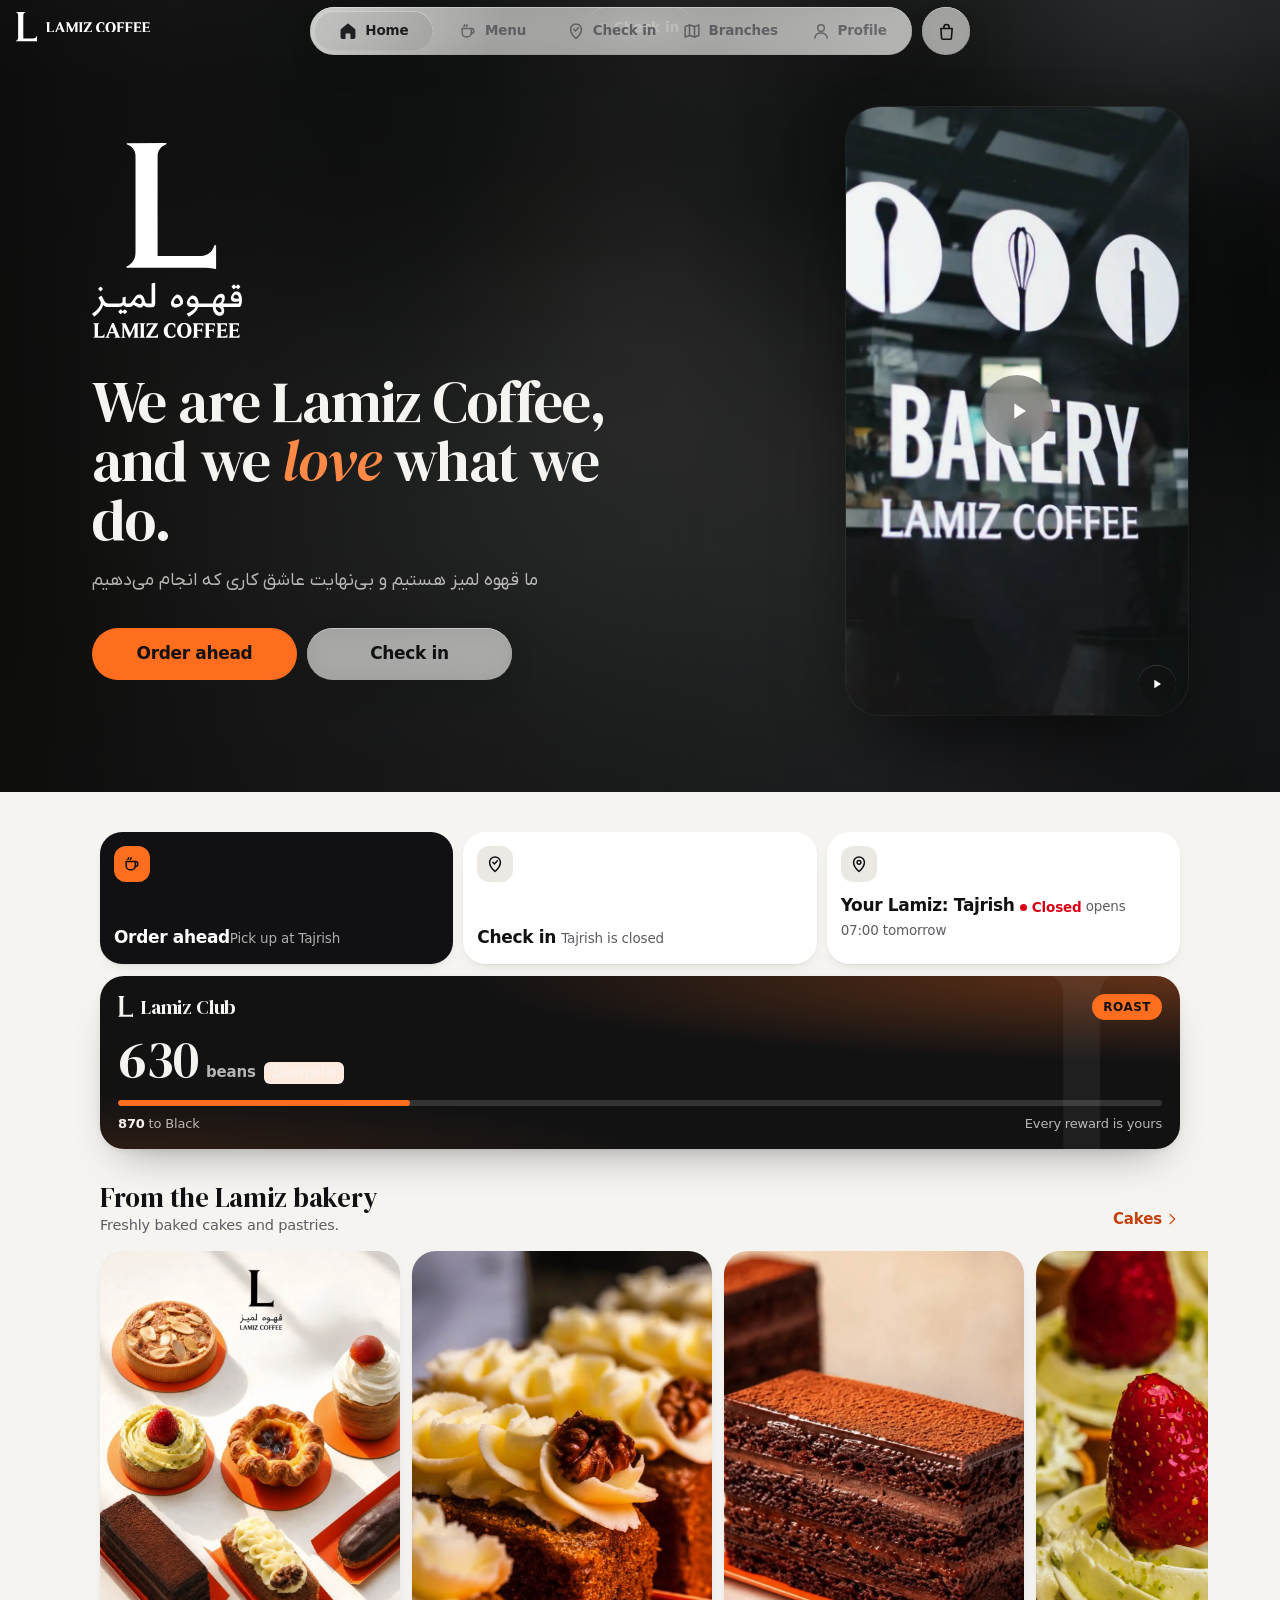
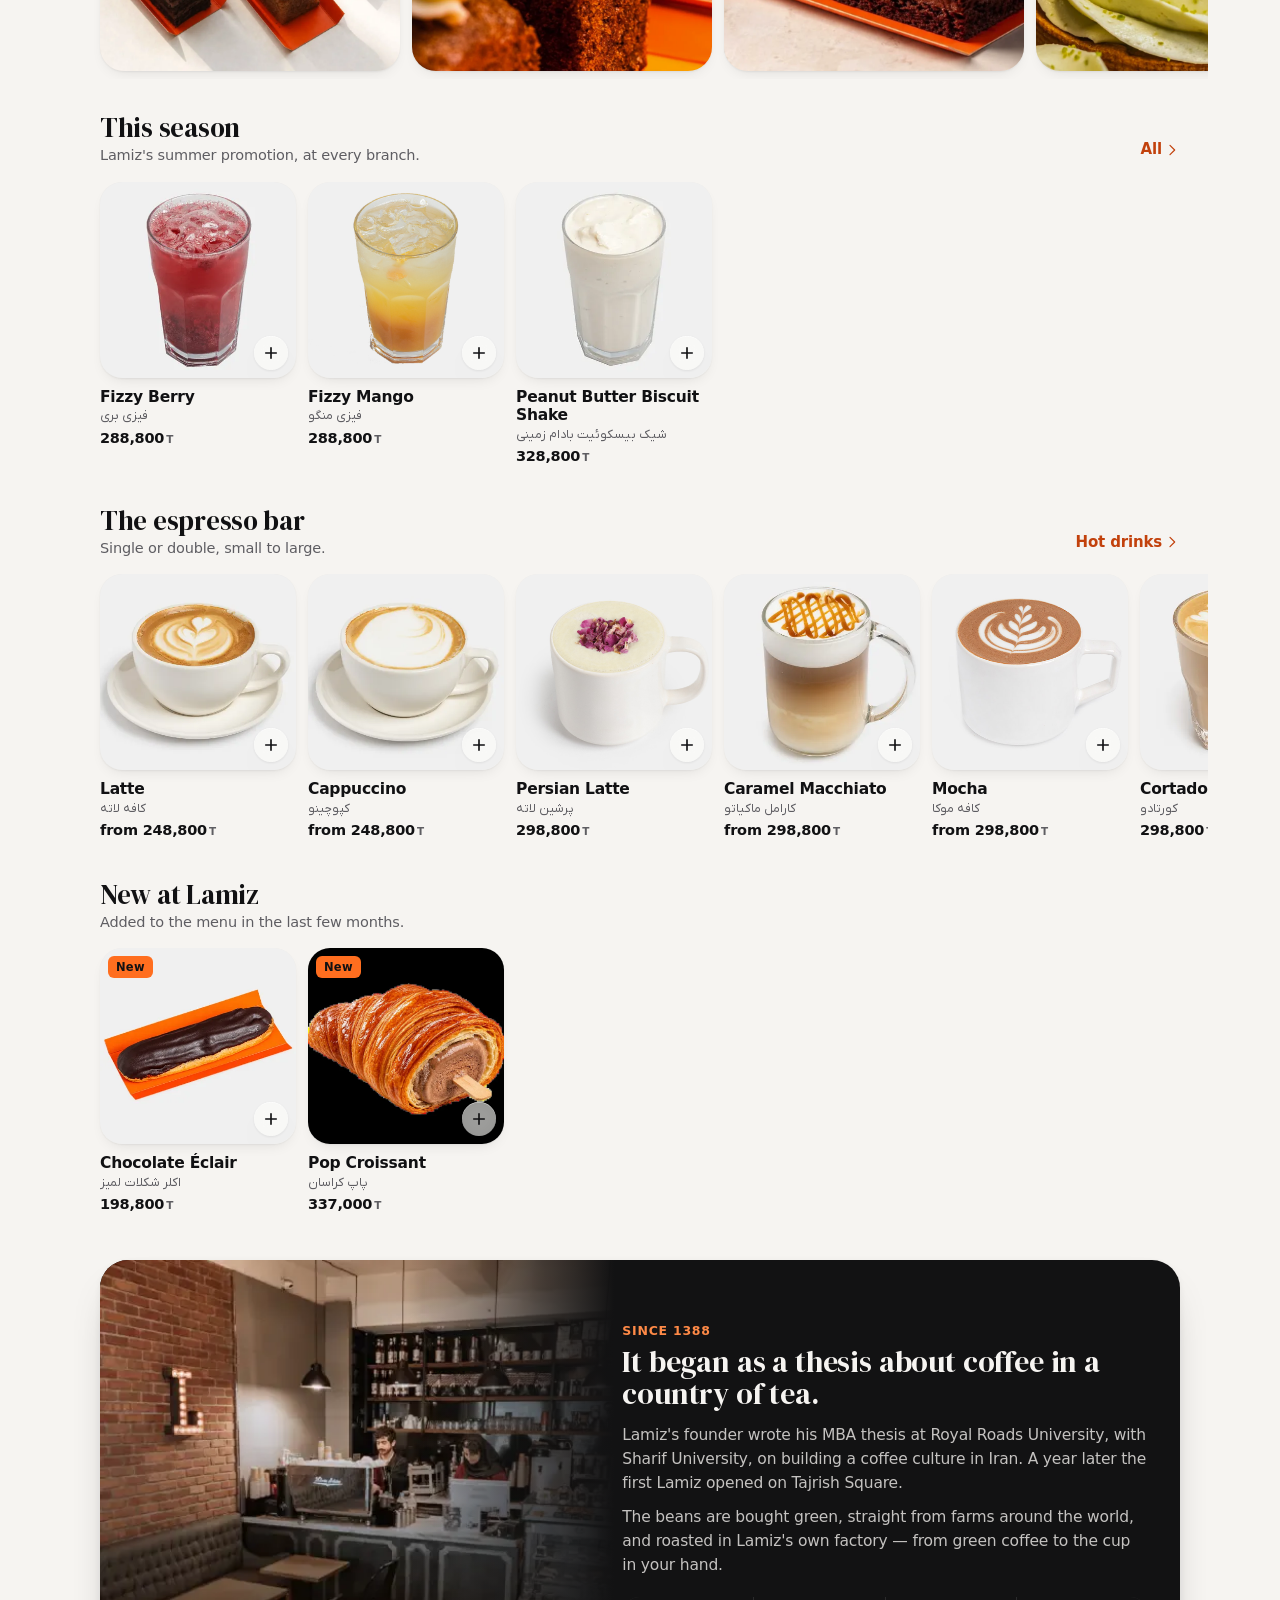
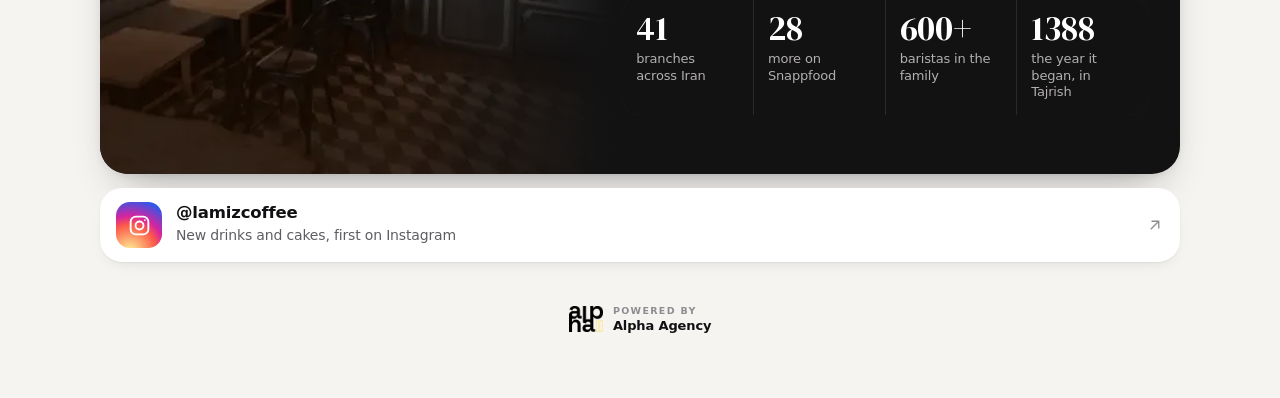
<file: index.html>
<!doctype html>
<html lang="en">
<head>
<meta charset="utf-8">
<meta name="viewport" content="width=device-width,initial-scale=1,viewport-fit=cover">
<title>Lamiz Coffee</title>
<meta name="description" content="Lamiz Coffee — 41 branches across Iran since 1388. Order ahead, check in, and collect beans in the Lamiz Club.">
<meta name="robots" content="noindex,nofollow">
<meta name="theme-color" content="#F6F4F1" id="theme-color">
<meta name="color-scheme" content="light dark">
<meta name="apple-mobile-web-app-capable" content="yes">
<meta name="mobile-web-app-capable" content="yes">
<meta name="apple-mobile-web-app-status-bar-style" content="default">
<meta name="apple-mobile-web-app-title" content="Lamiz">
<meta property="og:type" content="website">
<meta property="og:site_name" content="Lamiz Coffee">
<meta property="og:title" content="Lamiz Coffee">
<meta property="og:description" content="41 branches across Iran since 1388. Order ahead, check in, collect beans.">
<meta property="og:image" content="https://ilyatabrizi.github.io/lamiz/assets/og.jpg">
<meta property="og:image:width" content="1200">
<meta property="og:image:height" content="630">
<meta name="twitter:card" content="summary_large_image">
<link rel="manifest" href="manifest.webmanifest">
<link rel="icon" href="assets/icons/favicon.png" type="image/png">
<link rel="apple-touch-icon" href="assets/icons/apple-touch-icon.png">
<link rel="preload" href="assets/fonts/dmserif.woff2" as="font" type="font/woff2" crossorigin>
<link rel="preload" href="assets/video/poster.webp" as="image" fetchpriority="high">
<link rel="stylesheet" href="css/app.css?v=02ff5b799f">
<script>
  // Before anything paints: the theme the customer chose (or the phone's), whether this
  // is a reload (the logo then shows only briefly), and the scroll offset an installed
  // app would otherwise restore.
  (function () {
    var d = document.documentElement, pref = "system", warm = false;
    try { pref = localStorage.getItem("lamiz.v1.theme") || "system"; } catch (e) {}
    try { warm = sessionStorage.getItem("lamiz.v1.booted") === "1"; } catch (e) {}
    var dark = pref === "dark" || (pref !== "light" && matchMedia("(prefers-color-scheme: dark)").matches);
    d.setAttribute("data-theme", pref);
    d.setAttribute("data-mode", dark ? "dark" : "light");
    var m = document.getElementById("theme-color");
    if (m) m.setAttribute("content", dark ? "#0C0C0D" : "#F6F4F1");
    d.className += " booting" + (warm ? " boot-warm" : "");
    if ("scrollRestoration" in history) history.scrollRestoration = "manual";
    // if the app never arrives, do not keep the page behind the opening screen
    setTimeout(function () {
      var b = document.getElementById("boot");
      if (b) { b.parentNode.removeChild(b); d.classList.remove("booting"); }
    }, 9000);
  })();
</script>
<!-- preload:start -->
<link rel="modulepreload" href="js/boot.js">
<link rel="modulepreload" href="js/brand.js">
<link rel="modulepreload" href="js/club.js">
<link rel="modulepreload" href="js/config.js">
<link rel="modulepreload" href="js/data.js">
<link rel="modulepreload" href="js/geo.js">
<link rel="modulepreload" href="js/hours.js">
<link rel="modulepreload" href="js/icons.js">
<link rel="modulepreload" href="js/install.js">
<link rel="modulepreload" href="js/jalali.js">
<link rel="modulepreload" href="js/lifecycle.js">
<link rel="modulepreload" href="js/motion.js">
<link rel="modulepreload" href="js/photo.js">
<link rel="modulepreload" href="js/presence.js">
<link rel="modulepreload" href="js/qr.js">
<link rel="modulepreload" href="js/router.js">
<link rel="modulepreload" href="js/store.js">
<link rel="modulepreload" href="js/tabs.js">
<link rel="modulepreload" href="js/theme.js">
<link rel="modulepreload" href="js/ui.js">
<link rel="modulepreload" href="js/util.js">
<link rel="modulepreload" href="js/views/bag.js">
<link rel="modulepreload" href="js/views/branch.js">
<link rel="modulepreload" href="js/views/branches.js">
<link rel="modulepreload" href="js/views/checkin.js">
<link rel="modulepreload" href="js/views/home.js">
<link rel="modulepreload" href="js/views/menu.js">
<link rel="modulepreload" href="js/views/order.js">
<link rel="modulepreload" href="js/views/profile-edit.js">
<link rel="modulepreload" href="js/views/profile.js">
<!-- preload:end -->
<script type="module" src="js/app.js?v=02ff5b799f"></script>
</head>
<body>

<!-- boot:start -->
<div id="boot" aria-hidden="true">
  <div class="boot-logo">
    <svg viewBox="133.5 147.1 877.9 1142.1" fill="currentColor" fill-rule="evenodd" focusable="false"><path d="M859 884.7l-5 -.2l-11 -2.6l-14 -2.2l-13 -1.3l-19 -.6l-438 0l-23 -.2l-.5 -.6l-.1 -7l.6 -.7l14 -7.2l10 -7.6l9.2 -9.5l9 -14l4.2 -10l3 -10l2 -13l.8 -19l0 -544l-.5 -18l-1.4 -10l-2.8 -10l-2.1 -5l-6 -10l-8.4 -9.5l-7 -5.8l-14 -8.1l-8.9 -3.6l-.4 -1l.5 -6l224.8 -.5l6 .1l.9 1.4l-.1 6l-11.8 5l-9.9 6l-8.1 6.7l-8.2 9.3l-5 8l-3.8 8l-3.2 11l-1.2 8l-.4 332l.5 259l245.3 .4l10 -.2l13 -1.5l10 -2.6l10 -3.9l9 -5l7 -5.1l7.4 -7.1l7.8 -10l7.1 -13l5.3 -14l1.4 -.6l8 0l.6 1.6l.3 28l-.1 108z"/><path d="M148 1162.2l-2 -.1l-1 -.9l-10.4 -12.2l-.6 -2.9l1 -1.3l15 -10.6l14.3 -13.2l10.1 -12l5.9 -10l4.4 -12l.6 -8l-4.1 -10l-5 -8l-5.1 -6l-.2 -2l1.1 -1.6l15 -10.8l2 -.2l2 1.6l12.7 26l4.8 8l6.5 6.2l6 3l8 1.1l65 .1l9 -1.3l5.5 -3.1l1.8 -2l1.2 -3l.7 -6l.2 -20l3.6 -1.4l14 -3l1 1.4l-.9 27l.6 7l2.3 2.8l3 1.4l13 .2l8 -2.1l5 -3.2l3.2 -3.2l21.4 -31l8.4 -8.2l3 -2.1l5 -2l5 -1.1l7 .1l6 2l4 2.2l5 4.1l3.3 4l2.9 5l2.9 7l5.4 20l1.8 3l3 3l3.7 2.1l4.1 1l23.9 0l1.1 -1l.2 -115l.7 -1.3l4 -1.2l15 -3.8l1.3 .2l.1 125l-2.3 9l-2.7 4l-3.7 3l-2.7 1.3l-5 .9l-29 .1l-8 -1.9l-5 -2.1l-4.5 -3.2l-4.5 -4.8l-5 7.8l-5 4.4l-4 1.8l-10 .4l-7 -1.4l-8 -3l-9 -5.2l-11 -7.8l-4 4.6l-5 4.3l-6 3l-9 1.8l-15 0l-6 -.8l-8 -3.7l-3 -2.5l-3 -3.9l-1 -.3l-8 6.6l-6 2.9l-4 1l-14 .7l-63 .1l-5 -.7l-6 -2.1l-7.9 -5.2l-4.1 -4.3l-1 .8l-2.9 9.5l-4.7 10l-4 7l-7 10l-12.2 14l-8.8 8zM964 1002.2l-2 -.2l-1.4 -1l-8.8 -9l-1.6 -3l1.2 -3l10.6 -10.2l2 -.2l2 .9l10 9l11 -9.7l3 0l11.3 11.2l.1 3l-1.2 2l-10.2 9.7l-2 .2l-2 -.9l-10 -8.5l-10 8.8zM185 1014.2l-3 0l-1 -.6l-9.1 -8.6l-1.8 -3l.1 -2l1.3 -2l9.5 -9.4l2 -.8l3 1l8.3 8.2l1.8 3l-.7 4zM702 1162l-3 .2l-1.4 -1.2l-9.1 -13l-.3 -2l.6 -1l10.2 -4.7l11 -6.1l12 -8l9 -8.2l7.2 -10l-1.2 -.8l-5 -.3l-17 .1l-10 -1.9l-6 -2.8l-4.3 -3.3l-2.9 -4l-2.2 -5l-1 -5l.2 -6l1.7 -7l3.2 -7l3.7 -6l7.2 -9l5.4 -5l6 -3.6l7 -1.6l8 .7l7 3.1l6.2 5.4l6 8l3.2 7l1.8 6l2 15l.8 1.2l82 -.1l1 -.1l.9 -1l2.8 -11l5.1 -12l5.9 -10l6.3 -8l6 -5.4l10 -6.1l10 -2.7l7 .1l6 2l5 4.3l3.4 5.8l1.3 6l-.1 10l-1.3 8l-2.9 8l-5.7 11l.3 1.1l87 .1l3 -.4l2 -1.9l1.3 -4.9l.3 -4l-.6 -1.3l-13 2.6l-13 .1l-9 -2.1l-4 -1.9l-3 -2.4l-3.7 -5l-1.6 -5l-.3 -8l1.3 -6l4.2 -10l7.1 -10l9 -7.7l7 -2.7l9 -.1l9 3.2l6.1 5.3l3 4l3.3 6l2.9 8l2 11l.6 18l-.6 9l-2.1 11l-2.9 9l-2 3l-4.3 3.1l-4 1l-93 -.1l-.4 1l3.8 7l1.8 9l.1 6l-.9 7l-1.9 6l-3.3 6l-3.7 4l-4.5 3l-9 2.6l-10 -.4l-9 -3l-8.9 -6.2l-6.5 -8l-5 -10l-2.8 -12l-.8 -11l-1 -1l-82 .1l-3 .1l-.7 .8l-3 8l-4.2 8l-11.1 13.3l-15 12.9l-7 4.9zM627 1110.2l-8 0l-5 -.9l-6 -2.1l-5 -3.6l-3.3 -3.6l-3.1 -6l-1.1 -6l.2 -8l2.8 -10l3.1 -6l5 -8l8.3 -10l6.2 -6l5.9 -4.2l4 -1.4l5 -.1l5 1.3l6 3.1l5.1 4.3l4.3 5l4.8 8l3.2 8l2 10l0 7l-1 4l-2.1 4l-5.3 6.4l-7 5.9l-12 6.1zM983.5 1058l9.5 -1.2l.6 -.8l-1.3 -6l-2.9 -7l-5.4 -5.8l-4 -2l-6 -.7l-5 2l-3.7 3.5l-2.8 5l-.5 4l.6 3l1.2 2l3.2 2.3l5 1.6zM873.9 1086l6.1 -1.8l5 -3.1l3.6 -4.1l2.7 -5l1.9 -8l.1 -5l-1.8 -5l-3.5 -3l-3 -.5l-4 .4l-4 1.7l-4.9 3.4l-6.3 7l-6.1 12l-1.9 7l-.3 4zM417.6 1089l4.4 -3.1l2.3 -4.9l.3 -10l-2.2 -7l-3.5 -5l-2.9 -2.3l-4 -2l-5 -.6l-6 1.7l-4 2.7l-4.1 4.5l-6.1 10l-1.8 4.5l7 4.7l13 6l6 1.3zM636.5 1089l8.5 -2.8l3.5 -2.2l1.1 -2l-.2 -4l-3.2 -9l-3.9 -6l-5.3 -5.4l-4 -2.6l-3 -.8l-6 3.2l-6.4 6.6l-4.1 8l-.9 3l-.1 5l2.2 5l4.3 3.2l3 1l5 .5zM740.4 1086l-1.1 -7l-3.3 -8l-4 -5.6l-5 -3.9l-6 -1.2l-3 .1l-3 1.1l-5 3.5l-3.2 5l-1.5 4l.3 5l2.4 3.6l4 2.7l3 1l5 .3l19 0zM887 1138l2 -1.1l2.1 -2.9l.5 -7l-2.4 -7l-4.2 -6.4l-5 -3.8l-5 -2l-17 -.7l-.8 .9l2.4 10l4.1 8l3.8 5l4.5 4.1l4 2.1l5 1.2zM328 1147.1l-4 .2l-10 -9l-1 .2l-10 9.1l-3 0l-11.3 -10.6l-.6 -3l3.8 -5l8.1 -7.6l3 .2l11 9.4l9 -8.4l2 -1.1l2 .1l2 1.2l8.1 8.2l1.6 3l-.6 3z"/><path d="M300 1286.7l-34 -.2l-1 -.5l.5 -2l2.5 -.6l2 -1.4l1.2 -2l.1 -2l-6.7 -17l-1.6 -.6l-27 .4l-6 16.2l.8 4l2.2 2l2.8 1l.2 2.2l-24 .4l-.8 -.6l-.1 -2l4.9 -2.4l4 -4.7l22.8 -55.9l8 -19l1.2 -1.4l8 0l1.4 1.4l30.5 74l3.3 5l5.3 3l.2 2zM602 1288.2l-10 .5l-8 -.6l-6 -1.7l-8 -4.2l-6 -5.3l-4.4 -5.9l-3.7 -8l-2 -9l-.2 -12l1.2 -7l2.9 -9l4 -7l6.2 -7.2l8 -6l7 -3.2l9 -2l12 .2l16 3.9l1.5 1.3l-.1 21l-.4 .7l-3 0l-4.8 -10.7l-4.2 -5.1l-5 -3.4l-7 -1.1l-6 1.5l-5.4 4.1l-4.2 6l-3.6 10l-1.7 14l1.3 16l3 9l2.4 4l3.2 3.5l3 2l5 1.8l6 .4l4 -.5l6 -2.9l2.6 -2.3l2.7 -3l2.7 -5.4l3 -.4l.5 .8l0 13l-.5 .8l-9 5.5zM681 1288l-12 .5l-8 -1.2l-8 -3.1l-5 -3.2l-6 -5.6l-4.1 -5.4l-3 -6l-3 -11l-.5 -9l.5 -8l2.7 -10l4.1 -8l5.3 -6.4l6 -4.9l8 -4.1l7 -1.9l7 -.5l9 .6l8 1.9l8 4.2l7.2 6.1l6 8l2.8 6.1l2.2 7.9l.8 8l-.8 10l-2 8l-3.1 7l-5 7l-7.1 6.3l-7 3.9zM205 1286.6l-51 .1l-12 -.6l-.2 -1.1l.7 -1l2.5 -.9l2.6 -2.1l1.6 -4l.1 -56l-.2 -8l-.8 -4l-2.6 -3l-3.7 -1.6l0 -2l14 -.5l18 .1l1 .5l.3 1.5l-.8 1l-2.5 .9l-2.3 2.1l-1.3 4l.1 66l16.5 .4l7 -1l6 -2.9l3.1 -3.5l2.4 -5l2.5 -.6l1 .6l-.8 16l-.4 4zM407 1286.4l-28 .3l-3 -.1l-.5 -.6l.2 -2l2.3 -.7l2.7 -2.3l1.7 -4l.1 -48l-.5 -2l-26.9 59l-2.1 .5l-4 0l-.6 -.5l-22.2 -50l-4.5 -9l-.5 2l.1 47l1.8 5l2.9 2.3l2.5 .7l.3 2l-.8 .5l-12 .1l-10 0l-1 -.5l.1 -2.1l3.9 -1.9l2.5 -3.1l.8 -8l-.3 -58l-2 -5.7l-2 -1.7l-2 -.7l-.9 -1.9l.9 -.8l11 -.3l12 .1l2 .8l26 56.6l10.3 -21.4l7.5 -18l8.2 -17.4l1 -.7l23 .1l.6 1l-.6 1.9l-4 1.7l-1.2 1.4l-1.1 3l-.2 18l.2 48l2.2 5l4.1 2.2l.4 .8zM443 1286.6l-30 -.1l-.9 -.5l.4 -2l3.5 -1.7l2.3 -3.3l.6 -9l-.3 -59l-1.9 -4l-4.7 -2.6l-.3 -1.4l.8 -1l30.5 -.1l1.2 1.1l-.8 2l-2.4 .9l-2.3 2.1l-1.4 4l-.2 5l.2 59l1.5 5l5.2 3.9l-.1 1.1zM519 1286.2l-64 .5l-5 -.1l-1.4 -.6l.4 -4l45 -72l-20 -.5l-6 .9l-4 2.1l-3 2.8l-2.4 3.7l-1.6 4l-3 .6l-.7 -.6l.1 -20l.6 -.9l65 -.3l1 1.2l-.3 2l-45.4 72l-.1 1l22.8 .4l9 -1.2l4 -1.9l2 -1.7l2.3 -2.6l2.7 -5.8l2 -.3l1.3 1.1zM756 1286.4l-29 .2l-4.2 -.6l.4 -2l3.8 -1.8l2.1 -2.2l1.2 -6l-.3 -61l-.9 -4l-1.1 -1.6l-2 -1.7l-3 -1.3l-.3 -1.4l1.1 -1l56.2 0l4 0l.7 1l.1 16l-.8 1.7l-2 -.4l-3.4 -6.3l-4.6 -3.4l-8 -1.3l-16 .1l-.8 .6l0 28l.8 1.7l14 0l4 -.6l4 -2.4l3 -5l2 -.3l.9 .6l.1 1l.1 21l-1.1 1.4l-2 -.5l-1.8 -3.9l-1.2 -1.3l-5 -2.3l-17 -.3l-.8 .9l.4 31l2.4 3.4l4 1.6zM824 1286.6l-31 .1l-1.1 -.7l.2 -2l5.1 -3l1.4 -3l.2 -3l0 -63l-.4 -2l-1.8 -3l-4.6 -2.3l-.3 -1.7l.8 -1l59.5 -.2l1.4 1.2l-.1 17l-1.3 .6l-1.5 -.6l-3.5 -6.4l-5 -3.2l-8 -1.1l-15 .1l-.9 .6l.1 29l.8 .6l17 -.2l5 -3.1l3 -4.7l2 .2l.4 1.2l.1 21l-.5 1.2l-2 .1l-3.2 -5.3l-1.8 -1.4l-3 -1.1l-17 -.3l-1 .8l.1 29l.5 2l1.9 3l4.2 2l.2 2zM925 1286.5l-49 .2l-14.3 -.7l.2 -2l4.1 -1.7l2.3 -3.3l.6 -7l-.1 -59l-.4 -3l-1 -2l-2.4 -2l-3 -1.2l-.5 -1.8l.5 -.9l61.2 -.1l.6 1l0 3l-.2 13l-.6 1.6l-2 -.3l-3.5 -6.3l-4.5 -3.3l-8 -1.3l-16 0l-1.3 .6l.3 29.4l10 .4l8 -.5l5 -2.5l1.6 -1.8l1.3 -3l1.1 -.4l1.6 .4l.2 7l-.1 15l-.7 1.5l-2 -.3l-2.9 -5.2l-4.1 -2.3l-19 -.3l-.3 30.6l1.3 1l20 -.2l4 -.7l6 -3l2.6 -3.1l1.8 -4l2.6 -.6l.7 .6l-.1 3zM996 1286.3l-56 .3l-7.5 -.6l.5 -2l3 -1.5l2.5 -2.5l.9 -3l.2 -4l-.1 -61l-1 -3l-1.4 -2l-2.1 -1.5l-2.3 -.5l-.6 -2l.9 -.9l41 -.4l19 .2l1 .5l0 18.1l-2 .2l-3.6 -6.7l-4.4 -3.4l-8 -1.3l-16 0l-1.5 .7l.2 29l1.3 .6l10 .3l7 -.6l4.6 -2.3l3.4 -5.5l2 0l.6 1.5l.1 20l-.2 2l-2.5 .3l-3 -5.1l-5 -2.6l-18 -.3l-.5 .7l0 29l0 1l1.5 .7l17 .3l6 -.7l5 -1.9l1.9 -1.4l3.3 -4l1.8 -3.4l2 -.2l.6 .6l-.3 6zM678.2 1281l3.8 -1.6l3 -2.4l5.1 -8l2 -7l1.2 -7l.3 -18l-2.3 -14l-2 -5l-3.1 -5l-3.2 -3.1l-4 -2.2l-7 -1l-4 .9l-5 2.8l-3.2 3.6l-3.1 6l-3.1 14l-.4 13l.4 9l1.3 7l1.9 6l2.2 4.7l2.6 3.3l4.4 3.2l3 1.1l6 .2zM261.4 1252l-10.2 -25l-1.2 -1.6l-2.3 4.6l-8.2 22l.5 .8l1 0l19 0z"/></svg>
  </div>
</div>
<!-- boot:end -->

<!-- The top chrome: their L and wordmark, the page title once its large title has
     scrolled under, and the check-in chip. No bar behind it — a scroll-edge blur. -->
<header id="bar" class="bar">
  <div class="bar-l">
    <button class="glassbtn" id="bar-back" type="button" aria-label="Back" hidden></button>
    <a class="bar-home" href="#/" aria-label="Lamiz Coffee, home">
      <span class="bar-mark" id="bar-mark"></span>
      <span class="bar-word" id="bar-word"></span>
    </a>
  </div>
  <span class="bar-title" id="bar-title" aria-hidden="true"></span>
  <div class="bar-r">
    <button class="glassbtn chip-ci" id="ci-chip" type="button" data-in="0" data-live="0" aria-label="Check in">
      <span class="ci-dot"></span><span id="ci-chip-label">Check in</span>
    </button>
  </div>
</header>

<main id="view" class="view" aria-live="polite"></main>

<!-- The bag, floating over the tab bar whenever there is something in it. -->
<a id="acc" class="acc" href="#/bag" hidden aria-label="View your bag">
  <span class="acc-n" id="acc-n">0</span>
  <span class="acc-t"><b id="acc-sum"></b><span id="acc-beans"></span></span>
  <span class="acc-go">View bag<span id="acc-chev"></span></span>
</a>

<!-- Five tabs on glass, and the bag beside them. The lens behind the active tab can
     be picked up and dragged. -->
<div class="dockbar" id="dockbar">
  <nav id="tabs" class="tabs" aria-label="Primary">
    <span class="tabs-lens" id="tabs-lens" aria-hidden="true"></span>
    <div class="tabs-row" id="tabs-row">
      <a class="tab" data-tab="home" href="#/" draggable="false"><span class="tab-ico"></span><span class="tab-l">Home</span></a>
      <a class="tab" data-tab="menu" href="#/menu" draggable="false"><span class="tab-ico"></span><span class="tab-l">Menu</span></a>
      <a class="tab" data-tab="checkin" href="#/checkin" draggable="false"><span class="tab-ico"></span><span class="tab-l">Check in</span></a>
      <a class="tab" data-tab="branches" href="#/branches" draggable="false"><span class="tab-ico"></span><span class="tab-l">Branches</span></a>
      <a class="tab" data-tab="profile" href="#/profile" draggable="false"><span class="tab-ico"></span><span class="tab-l">Profile</span></a>
    </div>
  </nav>
  <a class="bagbtn" id="bagbtn" href="#/bag" aria-label="Bag, empty" draggable="false">
    <span id="bag-ico"></span>
    <span class="bag-badge" id="bag-badge" aria-hidden="true">0</span>
  </a>
</div>

<div id="sheet-root"></div>
<div id="toast-root" aria-live="polite" aria-atomic="true"></div>

<noscript><p style="padding:24px;font:15px/1.5 system-ui">Lamiz Coffee needs JavaScript to run.</p></noscript>
</body>
</html>
</file>
<file: css/app.css>
/* LAMIZ — Apple's grammar in Lamiz's own colours.

   Their brand is a black serif L on white, and their photography stands on orange
   plates. So: warm paper, ink, and Lamiz orange (#FF6E1F, from their site's own
   stylesheet) kept for the things that act or reward — the primary button, the bag
   badge, beans, the check-in disc. Orange never carries white text
   (2.8:1); it carries ink (7.5:1). As text on paper it darkens to #C2410C (5.2:1).

   Type: SF for everything a person operates, DM Serif Display for the large titles
   (nearest open face to the L), IRANYekanX FaNum for every Persian line.

   iOS 26 grammar: glass that floats over content rather than bars that sit on it —
   a scroll-edge blur under the top chrome, a floating tab capsule with a lens and the
   bag beside it, sheets with a grabber, inset grouped lists. */

@font-face { font-family: "DM Serif Display"; src: url("../assets/fonts/dmserif.woff2") format("woff2"); font-weight: 400; font-style: normal; font-display: swap; }
@font-face { font-family: "DM Serif Display"; src: url("../assets/fonts/dmserif-italic.woff2") format("woff2"); font-weight: 400; font-style: italic; font-display: swap; }
@font-face { font-family: "IRANYekanXFaNum"; src: url("../assets/fonts/IRANYekanXFaNum-Regular.woff2") format("woff2"); font-weight: 400; font-display: swap; }
@font-face { font-family: "IRANYekanXFaNum"; src: url("../assets/fonts/IRANYekanXFaNum-Medium.woff2") format("woff2"); font-weight: 500; font-display: swap; }
@font-face { font-family: "IRANYekanXFaNum"; src: url("../assets/fonts/IRANYekanXFaNum-DemiBold.woff2") format("woff2"); font-weight: 600; font-display: swap; }
@font-face { font-family: "IRANYekanXFaNum"; src: url("../assets/fonts/IRANYekanXFaNum-Bold.woff2") format("woff2"); font-weight: 700; font-display: swap; }

:root {
  color-scheme: light;
  --paper: #F6F4F1;
  --paper-2: #ECE9E4;
  --card: #FFFFFF;
  --card-2: #FAF9F7;
  --ink: #111113;
  --ink-2: #5E5D62;
  --ink-3: #8D8C91;
  --on-ink: #FFFFFF;
  --hair: rgba(17, 17, 19, .10);
  --hair-2: rgba(17, 17, 19, .06);
  --orange: #FF6E1F;
  --orange-2: #FF8A47;
  --orange-ink: #C2410C;
  --orange-soft: #FFEBDF;
  --on-orange: #111113;
  --green: #248A3D;
  --red: #D70015;
  --amber: #B25000;
  --shadow-1: 0 1px 2px rgba(17, 17, 19, .05), 0 6px 16px -8px rgba(17, 17, 19, .14);
  --shadow-2: 0 22px 44px -22px rgba(17, 17, 19, .42), 0 2px 6px rgba(17, 17, 19, .06);
  /* glass: see-through, small blur, a big saturation lift — and contrast/brightness in
     the backdrop filter so ink stays legible when the glass crosses a dark photograph */
  --glass-tint: rgba(252, 251, 249, .58);
  --glass-fx: blur(10px) saturate(190%) contrast(.78) brightness(1.14);
  --glass-fx-lg: blur(18px) saturate(190%) contrast(.8) brightness(1.1);
  --glass-rim: rgba(255, 255, 255, .75);
  --glass-edge: rgba(17, 17, 19, .07);
  --glass-shadow: 0 14px 34px -14px rgba(17, 17, 19, .36), 0 1px 3px rgba(17, 17, 19, .08);
  --lens: rgba(17, 17, 19, .075);
  --lens-lift: rgba(255, 255, 255, .5);
  --knock: #EDECEA;
  --sans: -apple-system, BlinkMacSystemFont, "SF Pro Text", "SF Pro Display", "Helvetica Neue", "Segoe UI", Roboto, system-ui, sans-serif;
  --display: "DM Serif Display", "New York", ui-serif, Georgia, "Times New Roman", serif;
  --fa: "IRANYekanXFaNum", "Vazirmatn", Tahoma, sans-serif;
  --safe-t: env(safe-area-inset-top, 0px);
  --safe-b: env(safe-area-inset-bottom, 0px);
  --bar-h: 54px;
  --tabs-h: 62px;
  --tabs-pad: 5px;
  --group-w: min(calc(100vw - 24px), 414px);
  --tabs-b: max(calc(var(--safe-b) - 6px), 14px);
  --clear-b: calc(var(--tabs-h) + var(--tabs-b) + 34px);
  --g: 18px;
  --maxw: 1160px;
  --ease: cubic-bezier(.22, 1, .36, 1);
  --ease-io: cubic-bezier(.65, 0, .35, 1);
  --spring: cubic-bezier(.34, 1.45, .64, 1);
  --spring-soft: cubic-bezier(.3, 1.18, .5, 1);
  --av0: #F4C9A5; --av1: #C8D9C4; --av2: #F1DA8E; --av3: #D8CBEA; --av4: #BCD6E8; --av5: #EDBDBA;
}
:root[data-mode="dark"] {
  color-scheme: dark;
  --paper: #0B0B0C;
  --paper-2: #1E1E20;
  --card: #161618;
  --card-2: #1B1B1D;
  --ink: #F5F5F7;
  --ink-2: #A3A3A8;
  --ink-3: #6E6E73;
  --on-ink: #111113;
  --hair: rgba(255, 255, 255, .12);
  --hair-2: rgba(255, 255, 255, .07);
  --orange: #FF7A2E;
  --orange-2: #FF9A5C;
  --orange-ink: #FF9A5C;
  --orange-soft: rgba(255, 122, 46, .16);
  --green: #30D158;
  --red: #FF453A;
  --amber: #FFB340;
  --shadow-1: 0 1px 0 rgba(255, 255, 255, .04) inset, 0 8px 20px -10px rgba(0, 0, 0, .7);
  --shadow-2: 0 24px 48px -20px rgba(0, 0, 0, .8);
  --glass-tint: rgba(30, 30, 32, .5);
  --glass-fx: blur(10px) saturate(180%) brightness(.62) contrast(.9);
  --glass-fx-lg: blur(18px) saturate(180%) brightness(.58) contrast(.9);
  --glass-rim: rgba(255, 255, 255, .16);
  --glass-edge: rgba(255, 255, 255, .08);
  --glass-shadow: 0 16px 36px -14px rgba(0, 0, 0, .75), 0 1px 3px rgba(0, 0, 0, .4);
  --lens: rgba(255, 255, 255, .13);
  --lens-lift: rgba(255, 255, 255, .22);
  --knock: #3B3B3E;
}

/* ------------------------------------------------------------------ base */
*, *::before, *::after { box-sizing: border-box; }
html { -webkit-text-size-adjust: 100%; overflow-x: clip; background: var(--paper); scroll-padding-top: 120px; }
body {
  margin: 0; min-height: 100svh; background: var(--paper); color: var(--ink);
  font: 400 17px/1.4 var(--sans); letter-spacing: -.01em;
  -webkit-font-smoothing: antialiased; -moz-osx-font-smoothing: grayscale; text-rendering: optimizeLegibility;
  -webkit-tap-highlight-color: transparent;
  transition: background-color .35s var(--ease), color .35s var(--ease);
}
html.sheet-open, html.sheet-open body { overflow: hidden; }
img, svg, video { display: block; max-width: 100%; }
a { color: inherit; text-decoration: none; }
button { font: inherit; color: inherit; background: none; border: 0; padding: 0; cursor: pointer; letter-spacing: inherit; }
input, textarea, select { font: inherit; color: inherit; letter-spacing: inherit; }
h1, h2, h3, h4, p, ul, ol, figure { margin: 0; padding: 0; }
ul, ol { list-style: none; }
:focus-visible { outline: 2.5px solid var(--orange); outline-offset: 2px; border-radius: 10px; }
[hidden] { display: none !important; }
.sr { position: absolute; width: 1px; height: 1px; overflow: hidden; clip: rect(0 0 0 0); white-space: nowrap; }
.fa { font-family: var(--fa); direction: rtl; unicode-bidi: isolate; letter-spacing: 0; }
.money { font-variant-numeric: tabular-nums; letter-spacing: -.02em; }
.cur { font-size: .72em; font-weight: 600; margin-left: .22em; color: var(--ink-2); letter-spacing: .02em; }
.eyebrow { font: 600 12.5px/1.2 var(--sans); letter-spacing: .06em; text-transform: uppercase; color: var(--ink-2); }
.small { font-size: 14px; color: var(--ink-2); }
.tiny { font-size: 12.5px; color: var(--ink-2); line-height: 1.45; }

/* --------------------------------------------------------------- the opening */
#boot { position: fixed; inset: 0; z-index: 100; display: grid; place-items: center; background: var(--paper); color: var(--ink); transition: opacity .42s var(--ease); }
#boot.gone { opacity: 0; pointer-events: none; }
.boot-logo { width: min(40vw, 176px); }
.boot-logo svg { width: 100%; height: auto; }
html:not(.booting) #boot { display: none; }

/* ------------------------------------------------------------ the top chrome */
.bar {
  position: fixed; top: 0; left: 0; right: 0; z-index: 40; height: calc(var(--safe-t) + var(--bar-h));
  padding: var(--safe-t) 12px 0; display: grid; grid-template-columns: 1fr auto 1fr; align-items: center; gap: 8px;
  pointer-events: none; color: var(--ink); transition: color .3s var(--ease);
}
.bar > * { pointer-events: auto; }
/* the scroll edge: a blur that fades out downward, not a slab */
.bar::before {
  content: ""; position: absolute; inset: 0 0 -22px; z-index: -1; pointer-events: none; opacity: 0;
  background: linear-gradient(to bottom, color-mix(in srgb, var(--paper) 88%, transparent) 0%, color-mix(in srgb, var(--paper) 60%, transparent) 62%, transparent 100%);
  -webkit-backdrop-filter: blur(12px) saturate(170%); backdrop-filter: blur(12px) saturate(170%);
  -webkit-mask-image: linear-gradient(to bottom, #000 58%, transparent); mask-image: linear-gradient(to bottom, #000 58%, transparent);
  transition: opacity .28s var(--ease);
}
.bar.solid::before { opacity: 1; }
.bar-l { display: flex; align-items: center; gap: 8px; min-width: 0; }
.bar-r { display: flex; align-items: center; justify-content: flex-end; gap: 8px; }
.bar-home { display: flex; align-items: center; gap: 9px; height: 40px; padding: 0 4px; color: inherit; }
.bar-mark { width: 21px; flex: none; }
.bar-mark svg, .bar-word svg { width: 100%; height: auto; }
.bar-word { width: 104px; flex: none; transition: opacity .25s var(--ease); }
.bar-title {
  font: 600 17px/1 var(--sans); letter-spacing: -.02em; white-space: nowrap; overflow: hidden; text-overflow: ellipsis; max-width: 52vw;
  opacity: 0; transform: translateY(6px); transition: opacity .22s var(--ease), transform .3s var(--ease); pointer-events: none;
}
.bar.titled .bar-title { opacity: 1; transform: none; }
.bar.titled .bar-word { opacity: 0; }
/* glass circle / capsule — the iOS 26 toolbar button */
.glassbtn {
  height: 40px; min-width: 40px; border-radius: 20px; display: inline-grid; place-items: center; color: var(--ink);
  background: var(--glass-tint); -webkit-backdrop-filter: var(--glass-fx); backdrop-filter: var(--glass-fx);
  box-shadow: var(--glass-shadow), inset 0 .5px 0 var(--glass-rim), inset 0 0 0 .5px var(--glass-edge);
  transition: transform .25s var(--ease), background-color .25s;
}
.glassbtn svg { width: 21px; height: 21px; }
.glassbtn:active { transform: scale(.92); }
.chip-ci { display: inline-flex; align-items: center; gap: 7px; padding: 0 14px 0 12px; font: 600 14px/1 var(--sans); letter-spacing: -.01em; white-space: nowrap; }
.chip-ci .ci-dot { width: 8px; height: 8px; border-radius: 50%; background: var(--ink-3); flex: none; }
.chip-ci[data-live="1"] .ci-dot { background: var(--green); box-shadow: 0 0 0 3px color-mix(in srgb, var(--green) 22%, transparent); }
.chip-ci[data-in="1"] { background: var(--orange); color: var(--on-orange); }
.chip-ci[data-in="1"] .ci-dot { background: var(--on-orange); box-shadow: none; animation: breathe 2.4s var(--ease-io) infinite; }
@keyframes breathe { 50% { opacity: .35; } }

/* over the hero the chrome turns white and loses its glass */
.bar.over { color: #fff; }
.bar.over .glassbtn { color: #fff; background: rgba(20, 18, 16, .28); box-shadow: inset 0 .5px 0 rgba(255, 255, 255, .28), inset 0 0 0 .5px rgba(255, 255, 255, .14); -webkit-backdrop-filter: blur(10px) saturate(160%); backdrop-filter: blur(10px) saturate(160%); }
.bar.over .chip-ci[data-in="1"] { background: var(--orange); color: var(--on-orange); }
.bar.over::before { opacity: 0 !important; }

/* ------------------------------------------------------------------ views */
.view { min-height: 100svh; padding-bottom: var(--clear-b); }
.screen { animation: enter .42s var(--ease) backwards; }  /* never `both`: a filled
   animation reports an identity transform, and a transformed ancestor kills every
   backdrop-filter inside the screen */
@keyframes enter { from { opacity: 0; transform: translateY(8px); } }
.pad-top { padding-top: calc(var(--safe-t) + var(--bar-h) + 4px); }
.wrap { max-width: var(--maxw); margin: 0 auto; }
.lt-wrap { padding: 8px var(--g) 0; }
.lt { font: 400 40px/1.04 var(--display); letter-spacing: -.012em; }
.lt-sub { margin-top: 6px; font-size: 15.5px; color: var(--ink-2); }
.lt-sub .fa { font-size: 14.5px; }
.sec { margin-top: 34px; }
.sec-h { display: flex; align-items: flex-end; justify-content: space-between; gap: 12px; padding: 0 var(--g); margin-bottom: 14px; }
.sec-t { font: 400 27px/1.08 var(--display); letter-spacing: -.01em; }
.sec-s { margin-top: 3px; font-size: 14.5px; color: var(--ink-2); }
.sec-link { flex: none; display: inline-flex; align-items: center; gap: 2px; font: 600 15px/1 var(--sans); color: var(--orange-ink); padding: 8px 0; }
.sec-link svg { width: 16px; height: 16px; }
.note { margin: 22px var(--g) 0; font-size: 13px; line-height: 1.5; color: var(--ink-2); }
.note a { color: var(--orange-ink); font-weight: 600; }

/* ------------------------------------------------------------------ cards */
.card { background: var(--card); border-radius: 22px; box-shadow: var(--shadow-1); }
.list { margin: 0 var(--g); background: var(--card); border-radius: 16px; overflow: hidden; box-shadow: inset 0 0 0 .5px var(--hair-2); }
.list--flat { margin: 0; box-shadow: none; background: transparent; border-radius: 0; }
.list-h { margin: 26px calc(var(--g) + 16px) 8px; }
.row { position: relative; display: flex; align-items: center; gap: 13px; width: 100%; min-height: 52px; padding: 11px 16px; text-align: left; }
.list > li + li > .row::before, .list > .row + .row::before {
  content: ""; position: absolute; top: 0; left: 58px; right: 0; height: .5px; background: var(--hair);
}
.list--flat > li + li > .row::before { left: 72px; }
.row--tap { transition: background-color .15s; }
.row--tap:active { background: var(--hair-2); }
.row-ico { width: 30px; height: 30px; border-radius: 8px; display: grid; place-items: center; flex: none; background: var(--paper-2); color: var(--ink); }
.row-ico svg { width: 18px; height: 18px; }
.row-ico--or { background: var(--orange); color: var(--on-orange); }
.row-ico--ink { background: var(--ink); color: var(--on-ink); }
.row-thumb { width: 44px; height: 44px; border-radius: 11px; overflow: hidden; flex: none; background: var(--paper-2); }
.row-thumb img { width: 100%; height: 100%; object-fit: cover; }
.row-t { flex: 1; min-width: 0; display: flex; flex-direction: column; gap: 2px; }
.row-n { font: 500 16.5px/1.25 var(--sans); display: flex; align-items: center; gap: 6px; }
.row-d { font-size: 14px; color: var(--ink-2); line-height: 1.3; }
.row-v { flex: none; display: flex; align-items: center; gap: 6px; color: var(--ink-2); font-size: 15.5px; }
.row-v svg { width: 17px; height: 17px; color: var(--ink-3); }
.row-cur { color: var(--orange-ink); display: inline-flex; }
.row-cur svg { width: 16px; height: 16px; }
.row-dist { color: var(--ink-2); }
.row-empty { padding: 26px 16px; color: var(--ink-2); text-align: center; font-size: 15px; }

/* --------------------------------------------------------------- controls */
.btn {
  height: 52px; padding: 0 24px; border-radius: 999px; display: inline-flex; align-items: center; justify-content: center; gap: 10px;
  background: var(--orange); color: var(--on-orange); font: 600 17px/1 var(--sans); letter-spacing: -.02em; white-space: nowrap;
  transition: transform .2s var(--ease), background-color .2s, opacity .2s; -webkit-user-select: none; user-select: none;
}
.btn svg { width: 20px; height: 20px; }
.btn:active { transform: scale(.97); }
.btn--ink { background: var(--ink); color: var(--on-ink); }
.btn--quiet { background: var(--paper-2); color: var(--ink); }
.btn--line { background: transparent; color: var(--ink); box-shadow: inset 0 0 0 1px var(--hair); }
.btn--glass { background: var(--glass-tint); color: var(--ink); -webkit-backdrop-filter: var(--glass-fx); backdrop-filter: var(--glass-fx); box-shadow: var(--glass-shadow), inset 0 .5px 0 var(--glass-rim); }
.btn--sm { height: 38px; padding: 0 16px; font-size: 15px; }
.btn--block, .btn--wide { width: 100%; }
.btn--wide { justify-content: space-between; padding: 0 22px; }
.btn[disabled] { background: var(--paper-2); color: var(--ink-3); pointer-events: none; }
.btn-sum { font-weight: 600; }
.linkbtn { display: inline-flex; align-items: center; gap: 7px; color: var(--orange-ink); font: 600 15px/1.2 var(--sans); padding: 10px 0; }
.linkbtn svg { width: 18px; height: 18px; }
.btnrow { display: flex; gap: 10px; flex-wrap: wrap; }
.btnrow > .btn { flex: 1; }

.add {
  position: relative; width: 34px; height: 34px; border-radius: 50%; flex: none; display: grid; place-items: center;
  background: var(--paper-2); color: var(--ink); transition: transform .25s var(--ease), background-color .2s, color .2s;
}
.add svg { width: 18px; height: 18px; stroke-width: 2.2; }
.add-check { position: absolute; opacity: 0; transform: scale(.4); transition: opacity .2s, transform .3s var(--ease); }
.add-plus { transition: opacity .2s, transform .3s var(--ease); display: grid; }
.add:active { transform: scale(.88); }
.add.done { background: var(--orange); color: var(--on-orange); }
.add.done .add-plus { opacity: 0; transform: scale(.4) rotate(90deg); }
.add.done .add-check { opacity: 1; transform: none; }
.add--lg { width: 40px; height: 40px; }

.qty { display: inline-flex; align-items: center; height: 40px; border-radius: 20px; background: var(--paper-2); flex: none; }
.qty button { width: 40px; height: 40px; display: grid; place-items: center; border-radius: 50%; }
.qty button svg { width: 17px; height: 17px; stroke-width: 2.2; }
.qty button:active { background: var(--hair); }
.qty output { min-width: 20px; text-align: center; font: 600 16px/1 var(--sans); font-variant-numeric: tabular-nums; }

.chips { display: flex; gap: 8px; overflow-x: auto; padding: 2px var(--g); scrollbar-width: none; scroll-padding: 0 var(--g); }
.chips::-webkit-scrollbar { display: none; }
.chip {
  flex: none; height: 36px; padding: 0 15px; border-radius: 18px; display: inline-flex; align-items: center; gap: 6px;
  background: var(--card); color: var(--ink); box-shadow: inset 0 0 0 .5px var(--hair); font: 600 14.5px/1 var(--sans); letter-spacing: -.01em; white-space: nowrap;
  transition: background-color .2s, color .2s, transform .2s var(--ease);
}
.chip small { font-weight: 500; color: var(--ink-2); font-size: 12.5px; }
.chip:active { transform: scale(.95); }
.chip[aria-pressed="true"] { background: var(--ink); color: var(--on-ink); box-shadow: none; }
.chip[aria-pressed="true"] small { color: color-mix(in srgb, var(--on-ink) 70%, transparent); }

.seg { position: relative; display: flex; padding: 2px; border-radius: 10px; background: var(--paper-2); isolation: isolate; }
.seg button { position: relative; z-index: 1; flex: 1; height: 32px; padding: 0 10px; display: inline-flex; align-items: center; justify-content: center; gap: 6px; border-radius: 8px; font: 600 13.5px/1 var(--sans); color: var(--ink); white-space: nowrap; }
.seg button svg { width: 15px; height: 15px; }
.seg-ink { position: absolute; top: 2px; bottom: 2px; left: 2px; z-index: 0; border-radius: 8px; background: var(--card); box-shadow: 0 3px 8px rgba(0, 0, 0, .12), 0 0 0 .5px rgba(0, 0, 0, .04); transition: transform .32s var(--ease), width .32s var(--ease); opacity: 0; }
.seg[data-ready="1"] .seg-ink { opacity: 1; }
:root[data-mode="dark"] .seg-ink { background: #636366; }

.search { position: relative; display: flex; align-items: center; height: 40px; margin: 14px var(--g) 0; padding: 0 12px; gap: 8px; border-radius: 12px; background: var(--paper-2); color: var(--ink-2); }
.search svg { width: 18px; height: 18px; flex: none; }
.search input { flex: 1; min-width: 0; height: 100%; border: 0; background: transparent; outline: none; font-size: 17px; color: var(--ink); }
.search input::placeholder { color: var(--ink-3); }
.search input::-webkit-search-cancel-button { -webkit-appearance: none; }
.search-x { width: 22px; height: 22px; border-radius: 50%; background: var(--ink-3); color: var(--paper); display: grid; place-items: center; }
.search-x svg { width: 12px; height: 12px; stroke-width: 2.6; }
.search--sheet { margin: 4px 0 6px; }

.tag { display: inline-flex; align-items: center; height: 22px; padding: 0 8px; border-radius: 6px; background: var(--paper-2); color: var(--ink-2); font: 600 11.5px/1 var(--sans); letter-spacing: .02em; white-space: nowrap; }
.tag--new { background: var(--orange); color: var(--on-orange); }
.tag--ink { background: var(--ink); color: var(--on-ink); }
.tag--sample { background: var(--orange-soft); color: var(--orange-ink); }

/* open / closed */
.st { display: inline-flex; align-items: center; gap: 5px; font-weight: 600; }
.st i { width: 7px; height: 7px; border-radius: 50%; background: currentColor; flex: none; }
.st--open { color: var(--green); }
.st--soon { color: var(--amber); }
.st--closed { color: var(--red); }
.st--none { color: var(--ink-2); }
.st-d { color: var(--ink-2); }

.switch { position: relative; width: 51px; height: 31px; flex: none; }
.switch input { position: absolute; inset: 0; opacity: 0; margin: 0; cursor: pointer; z-index: 1; }
.switch span { position: absolute; inset: 0; border-radius: 16px; background: var(--paper-2); box-shadow: inset 0 0 0 .5px var(--hair); transition: background-color .25s var(--ease); }
.switch span::after { content: ""; position: absolute; top: 2px; left: 2px; width: 27px; height: 27px; border-radius: 50%; background: #fff; box-shadow: 0 3px 8px rgba(0, 0, 0, .16), 0 1px 1px rgba(0, 0, 0, .08); transition: transform .3s var(--ease); }
.switch input:checked + span { background: var(--orange); }
.switch input:checked + span::after { transform: translateX(20px); }
.switch input:disabled + span { opacity: .45; }

.field { display: flex; flex-direction: column; gap: 6px; }
.field label { font: 600 13px/1 var(--sans); color: var(--ink-2); padding-left: 4px; }
.field input, .field textarea, .field select {
  width: 100%; height: 48px; padding: 0 14px; border-radius: 12px; border: 0; background: var(--card); color: var(--ink);
  box-shadow: inset 0 0 0 .5px var(--hair); font-size: 17px; outline: none; transition: box-shadow .2s;
}
.field textarea { height: auto; min-height: 78px; padding: 12px 14px; resize: none; line-height: 1.4; }
.field input:focus, .field textarea:focus, .field select:focus { box-shadow: inset 0 0 0 2px var(--orange); }
.field .hint { font-size: 12.5px; color: var(--ink-2); padding-left: 4px; }
.field .err { font-size: 12.5px; color: var(--red); padding-left: 4px; }

/* ----------------------------------------------------------------- images */
img.fade { opacity: 0; transition: opacity .45s var(--ease); }
img.fade.ready { opacity: 1; }
.noimg { width: 100%; height: 100%; display: grid; place-items: center; background: var(--paper-2); color: var(--ink-3); }
.noimg svg { width: 38%; height: 38%; stroke-width: 1.4; }
.rv { opacity: 0; transform: translateY(14px); transition: opacity .7s var(--ease), transform .8s var(--ease); }
.rv.in { opacity: 1; transform: none; }

/* ------------------------------------------------------------------ avatars */
.av { position: relative; width: var(--s); height: var(--s); border-radius: 50%; display: inline-grid; place-items: center; flex: none; overflow: hidden; color: #1b1a18; font: 700 calc(var(--s) * .38)/1 var(--sans); letter-spacing: -.02em; }
.av img { width: 100%; height: 100%; object-fit: cover; }
.av svg { width: 55%; height: 55%; }
.av-0 { background: var(--av0); } .av-1 { background: var(--av1); } .av-2 { background: var(--av2); }
.av-3 { background: var(--av3); } .av-4 { background: var(--av4); } .av-5 { background: var(--av5); }
.av--me { box-shadow: 0 0 0 2.5px var(--paper), 0 0 0 4.5px var(--orange); }
.faces { display: flex; }
.faces .av { box-shadow: 0 0 0 2.5px var(--card); }
.faces .av + .av { margin-left: -9px; }

/* ------------------------------------------------------------------ toast */
#toast-root { position: fixed; left: 0; right: 0; top: calc(var(--safe-t) + 8px); z-index: 90; display: grid; justify-items: center; pointer-events: none; }
.toast {
  display: inline-flex; align-items: center; gap: 9px; max-width: calc(100% - 32px); min-height: 44px; padding: 10px 18px 10px 14px; border-radius: 22px;
  background: var(--glass-tint); color: var(--ink); -webkit-backdrop-filter: var(--glass-fx-lg); backdrop-filter: var(--glass-fx-lg);
  box-shadow: var(--glass-shadow), inset 0 .5px 0 var(--glass-rim), inset 0 0 0 .5px var(--glass-edge);
  font: 600 15px/1.25 var(--sans); animation: toastIn .45s var(--ease) both;
}
.toast svg { width: 19px; height: 19px; flex: none; color: var(--orange-ink); }
.toast-dot { width: 8px; height: 8px; border-radius: 50%; background: var(--orange); flex: none; }
.toast.out { animation: toastOut .3s var(--ease) both; }
@keyframes toastIn { from { opacity: 0; transform: translateY(-14px) scale(.96); } }
@keyframes toastOut { to { opacity: 0; transform: translateY(-10px) scale(.97); } }

/* ------------------------------------------------------------------ sheets */
.scrim { position: fixed; inset: 0; z-index: 80; background: rgba(0, 0, 0, .34); opacity: 0; transition: opacity .38s var(--ease); }
.scrim.on { opacity: 1; }
.sheet {
  position: fixed; left: 0; right: 0; bottom: 0; z-index: 81; max-height: calc(100svh - var(--safe-t) - 28px); margin: 0 auto; width: min(100%, 560px);
  display: flex; flex-direction: column; background: var(--card-2); color: var(--ink); border-radius: 30px 30px 0 0;
  box-shadow: 0 -10px 40px -10px rgba(0, 0, 0, .3); transform: translateY(105%); transition: transform .45s var(--ease);
}
.sheet.on { transform: none; }
.sheet.drag { transition: none; }
.sheet-grab { display: grid; place-items: center; height: 22px; flex: none; }
.sheet-grab i { width: 38px; height: 5px; border-radius: 3px; background: var(--hair); }
.sheet-close { position: absolute; top: 14px; right: 14px; z-index: 2; width: 34px; height: 34px; min-width: 34px; }
.sheet-close svg { width: 16px; height: 16px; stroke-width: 2.4; }
.sheet-body { flex: 1; overflow-y: auto; overscroll-behavior: contain; padding: 4px 20px 22px; }
.sheet-title { font: 400 28px/1.1 var(--display); padding-right: 44px; }
.sheet-sub { margin-top: 6px; color: var(--ink-2); font-size: 15px; }
.sheet-foot { flex: none; padding: 12px 20px calc(12px + var(--safe-b)); border-top: .5px solid var(--hair); background: var(--card-2); border-radius: 0; }
.sheet--tall { height: calc(100svh - var(--safe-t) - 28px); }
.sheet--acts .sheet-body { padding-bottom: calc(18px + var(--safe-b)); }
.acts { display: flex; flex-direction: column; margin-top: 16px; background: var(--card); border-radius: 16px; overflow: hidden; box-shadow: inset 0 0 0 .5px var(--hair-2); }
.act { display: flex; align-items: center; gap: 12px; min-height: 54px; padding: 0 18px; font: 500 17px/1.2 var(--sans); text-align: left; color: var(--ink); }
.act + .act { border-top: .5px solid var(--hair); }
.act svg { width: 21px; height: 21px; color: var(--orange-ink); }
.act:active { background: var(--hair-2); }
.act--danger { color: var(--red); }
.act--danger svg { color: var(--red); }

/* the item sheet */
.sheet--item .sheet-body { padding-top: 0; }
.it-hero { width: min(72%, 300px); aspect-ratio: 1; margin: 2px auto 0; border-radius: 30px; overflow: hidden; background: #ECEAE6; box-shadow: var(--shadow-1); }
.it-hero img { width: 100%; height: 100%; object-fit: cover; }
.it-hero--none { background: var(--paper-2); }
.it-head { margin-top: 18px; }
.it-tags { display: flex; gap: 6px; flex-wrap: wrap; margin-bottom: 10px; }
.it-name { font: 400 30px/1.08 var(--display); letter-spacing: -.01em; }
.it-fa { margin-top: 4px; font-size: 16px; color: var(--ink-2); text-align: left; }
.it-price { margin-top: 10px; font: 600 20px/1 var(--sans); }
.it-kcal { margin-top: 10px; font-size: 14px; color: var(--ink-2); }
.sizes { display: grid; grid-template-columns: repeat(auto-fit, minmax(0, 1fr)); gap: 8px; margin-top: 18px; }
.size { display: flex; flex-direction: column; align-items: flex-start; gap: 4px; padding: 12px 12px 11px; border-radius: 16px; background: var(--card); box-shadow: inset 0 0 0 1px var(--hair); text-align: left; transition: box-shadow .2s, transform .2s var(--ease); }
.size:active { transform: scale(.97); }
.size[aria-checked="true"] { box-shadow: inset 0 0 0 2px var(--ink); }
.size-n { font: 600 15px/1 var(--sans); }
.size-p { font: 600 15.5px/1 var(--sans); }
.size-p .cur { font-size: 11px; }
.size-k { font-size: 12.5px; color: var(--ink-2); }
.it-ing { margin-top: 20px; padding: 14px 16px; border-radius: 16px; background: var(--card); box-shadow: inset 0 0 0 .5px var(--hair-2); }
.it-ing p { margin-top: 8px; font-size: 15px; line-height: 1.8; }
.it-earn { display: flex; align-items: center; gap: 7px; margin-top: 16px; font: 600 14px/1.2 var(--sans); color: var(--orange-ink); }
.it-earn svg { width: 17px; height: 17px; }
.it-foot { display: flex; align-items: center; gap: 12px; }
.it-foot .btn { flex: 1; }

/* -------------------------------------------------------------- tab bar */
/* Five tabs on a capsule of glass with the bag beside it. Scrolling down folds the
   capsule to the open tab alone; the row keeps the open width and is simply clipped,
   so nothing is ever measured while it shrinks. */
.dockbar {
  position: fixed; left: 0; right: 0; bottom: var(--tabs-b); z-index: 45; display: flex; justify-content: center; align-items: center; gap: 10px;
  padding: 0 12px; pointer-events: none;
}
.dockbar > * { pointer-events: auto; }
.dockbar::before { /* the bottom scroll edge — content fades into paper under the glass */
  content: ""; position: fixed; left: 0; right: 0; bottom: 0; height: calc(var(--tabs-b) + var(--tabs-h) + 52px); z-index: -1; pointer-events: none;
  background: linear-gradient(to top, color-mix(in srgb, var(--paper) 72%, transparent) 0%, color-mix(in srgb, var(--paper) 0%, transparent) 100%);
}
.tabs {
  position: relative; flex: none; height: var(--tabs-h); width: calc(var(--group-w) - var(--tabs-h) - 10px);
  padding: var(--tabs-pad); border-radius: 999px; overflow: hidden; isolation: isolate;
  background: var(--glass-tint); -webkit-backdrop-filter: var(--glass-fx-lg); backdrop-filter: var(--glass-fx-lg);
  box-shadow: var(--glass-shadow), inset 0 .5px 0 var(--glass-rim), inset 0 0 0 .5px var(--glass-edge);
  touch-action: pan-y; -webkit-user-select: none; user-select: none;
  transition: width .55s var(--spring-soft), background-color .35s, box-shadow .35s;
}
.tabs::after { /* the specular sweep that makes glass read as glass, not frosted plastic */
  content: ""; position: absolute; inset: 0; border-radius: inherit; pointer-events: none; z-index: 2;
  background: linear-gradient(118deg, rgba(255, 255, 255, .5) 0%, rgba(255, 255, 255, 0) 32%, rgba(255, 255, 255, 0) 68%, rgba(255, 255, 255, .22) 100%);
  mix-blend-mode: soft-light;
}
.tabs-row {
  position: relative; z-index: 1; height: 100%; display: grid; grid-template-columns: repeat(5, 1fr);
  width: calc(var(--group-w) - var(--tabs-h) - 10px - var(--tabs-pad) * 2);
  transform: translateX(var(--row-x, 0px)); transition: transform .55s var(--spring-soft);
}
.tabs-lens {
  position: absolute; z-index: 0; top: var(--tabs-pad); left: var(--tabs-pad); height: calc(100% - var(--tabs-pad) * 2);
  width: var(--lens-w, 0px); border-radius: 999px; background: var(--lens); opacity: 0;
  box-shadow: inset 0 .5px 0 rgba(255, 255, 255, .5), inset 0 0 0 .5px rgba(255, 255, 255, .18);
  transform: translateX(var(--lens-x, 0px));
  transition: transform .55s var(--spring), width .3s var(--ease), opacity .2s, scale .3s var(--spring), background-color .25s;
}
.dockbar[data-ready="1"] .tabs-lens { opacity: 1; }
.dockbar.no-lens .tabs-lens { opacity: 0 !important; }
.dockbar.dragging .tabs-lens {
  transition: width .3s var(--ease), scale .3s var(--spring), background-color .2s;
  scale: 1.1; background: var(--lens-lift);
  box-shadow: inset 0 0 0 1px rgba(255, 255, 255, .7), 0 6px 18px -6px rgba(17, 17, 19, .3);
}
.tab {
  position: relative; display: flex; flex-direction: column; align-items: center; justify-content: center; gap: 3px; min-width: 0;
  border-radius: 999px; color: var(--ink-2); -webkit-user-select: none; user-select: none; -webkit-touch-callout: none; -webkit-user-drag: none;
  transition: color .25s var(--ease), opacity .35s var(--ease), transform .2s var(--ease);
}
.tab-ico { position: relative; width: 25px; height: 25px; }
.tab-ico svg { position: absolute; inset: 0; width: 25px; height: 25px; transition: opacity .2s, transform .35s var(--spring); }
.tab-ico svg + svg { opacity: 0; transform: scale(.82); }
.tab[aria-current="page"] .tab-ico svg:first-child { opacity: 0; }
.tab[aria-current="page"] .tab-ico svg + svg { opacity: 1; transform: none; }
.tab-l { font: 600 10.5px/1 var(--sans); letter-spacing: 0; white-space: nowrap; }
.tab[aria-current="page"], .tab.under { color: var(--ink); }
.tab:active { transform: scale(.92); }
.tab-av { width: 25px; height: 25px; border-radius: 50%; overflow: hidden; display: block; }
.tab-av img { width: 100%; height: 100%; object-fit: cover; }
.tab[aria-current="page"] .tab-av { box-shadow: 0 0 0 1.5px var(--ink); }

/* folded: the capsule shrinks to the open tab, and the rest slide out of it */
.dockbar.min .tabs { width: calc(var(--min-w, 84px) + var(--tabs-pad) * 2); }
.dockbar.min .tab:not([aria-current="page"]) { opacity: 0; pointer-events: none; }

.bagbtn {
  position: relative; flex: none; width: var(--tabs-h); height: var(--tabs-h); border-radius: 50%; display: grid; place-items: center; color: var(--ink);
  background: var(--glass-tint); -webkit-backdrop-filter: var(--glass-fx-lg); backdrop-filter: var(--glass-fx-lg);
  box-shadow: var(--glass-shadow), inset 0 .5px 0 var(--glass-rim), inset 0 0 0 .5px var(--glass-edge);
  transition: transform .3s var(--ease); -webkit-user-drag: none;
}
.bagbtn svg { width: 25px; height: 25px; }
.bagbtn:active { transform: scale(.92); }
.bagbtn[aria-current="page"] { background: var(--ink); color: var(--on-ink); -webkit-backdrop-filter: none; backdrop-filter: none; }
.bag-badge {
  position: absolute; top: 7px; right: 7px; min-width: 20px; height: 20px; padding: 0 6px; border-radius: 10px;
  background: var(--orange); color: var(--on-orange); font: 700 12px/20px var(--sans); text-align: center; letter-spacing: 0;
  transform: scale(0); transition: transform .3s var(--spring);
}
.bag-badge.on { transform: scale(1); }
.bag-badge.bump { animation: bump .5s var(--spring); }
@keyframes bump { 30% { transform: scale(1.35); } }

/* the bag, as an accessory over the tab bar — as iOS 26 floats a mini player */
.acc {
  position: fixed; left: 12px; right: 12px; bottom: calc(var(--tabs-b) + var(--tabs-h) + 10px); z-index: 44; max-width: 476px; margin: 0 auto;
  height: 54px; border-radius: 27px; display: flex; align-items: center; gap: 12px; padding: 0 8px 0 10px;
  background: var(--glass-tint); -webkit-backdrop-filter: var(--glass-fx-lg); backdrop-filter: var(--glass-fx-lg);
  box-shadow: var(--glass-shadow), inset 0 .5px 0 var(--glass-rim), inset 0 0 0 .5px var(--glass-edge);
  animation: accIn .45s var(--ease) both;
}
@keyframes accIn { from { opacity: 0; transform: translateY(14px) scale(.97); } }
.acc-n { width: 34px; height: 34px; border-radius: 50%; display: grid; place-items: center; background: var(--ink); color: var(--on-ink); font: 700 14px/1 var(--sans); flex: none; }
.acc-t { flex: 1; min-width: 0; display: flex; flex-direction: column; gap: 2px; }
.acc-t b { font: 600 15px/1.1 var(--sans); }
.acc-t span { font-size: 12.5px; color: var(--orange-ink); font-weight: 600; display: inline-flex; align-items: center; gap: 4px; }
.acc-t span svg { width: 13px; height: 13px; }
.acc-go { height: 40px; padding: 0 16px; border-radius: 20px; background: var(--orange); color: var(--on-orange); font: 600 15px/1 var(--sans); display: inline-flex; align-items: center; gap: 4px; flex: none; }
.acc-go svg { width: 16px; height: 16px; }
.has-acc .view { padding-bottom: calc(var(--clear-b) + 64px); }

/* ------------------------------------------------------------------- home */
.hero { position: relative; height: 84svh; min-height: 520px; max-height: 920px; background: #0E0C0A; overflow: hidden; }
.hero-media { position: absolute; inset: 0; }
.hero-media > img, .hero-media > video { position: absolute; inset: 0; width: 100%; height: 100%; object-fit: cover; }
.hero-media > video { opacity: 0; transition: opacity .6s var(--ease); }
.hero-media.playing > video { opacity: 1; }
.hero::after { content: ""; position: absolute; inset: 0; pointer-events: none; background: linear-gradient(to bottom, rgba(0, 0, 0, .38), rgba(0, 0, 0, 0) 20%); }
.hero-ctl { position: absolute; right: 14px; bottom: 46px; z-index: 2; color: #fff; width: 38px; height: 38px; min-width: 38px; background: rgba(20, 18, 16, .3); -webkit-backdrop-filter: blur(10px); backdrop-filter: blur(10px); box-shadow: inset 0 .5px 0 rgba(255, 255, 255, .25); }
.hero-ctl svg { width: 16px; height: 16px; }
.hero-play { position: absolute; inset: 0; margin: auto; z-index: 2; width: 72px; height: 72px; border-radius: 50%; display: grid; place-items: center; color: #fff; background: rgba(20, 18, 16, .36); -webkit-backdrop-filter: blur(12px); backdrop-filter: blur(12px); }
.hero-play svg { width: 28px; height: 28px; margin-left: 4px; }
.hero-frame { display: none; }
.hero-side { display: none; }
.home-sheet { position: relative; z-index: 1; margin-top: -30px; padding-top: 26px; background: var(--paper); border-radius: 30px 30px 0 0; }
.intro { padding: 0 var(--g); }
.intro-hi { font: 600 15px/1.2 var(--sans); color: var(--ink-2); display: flex; align-items: center; gap: 8px; }
.intro-hi .fa { font-size: 13.5px; color: var(--ink-3); font-weight: 500; }
.intro-t { margin-top: 10px; font: 400 36px/1.06 var(--display); letter-spacing: -.012em; }
.intro-t em { font-style: italic; color: var(--orange-ink); }
.intro-fa { margin-top: 10px; font-size: 15px; color: var(--ink-2); line-height: 1.8; text-align: left; }

.quick { display: grid; grid-template-columns: 1fr 1fr; gap: 10px; margin: 22px var(--g) 0; }
.qcard { position: relative; display: flex; flex-direction: column; justify-content: space-between; min-height: 132px; padding: 14px; border-radius: 22px; background: var(--card); box-shadow: var(--shadow-1); overflow: hidden; transition: transform .25s var(--ease); }
.qcard:active { transform: scale(.975); }
.qcard-ico { width: 36px; height: 36px; border-radius: 12px; display: grid; place-items: center; background: var(--paper-2); }
.qcard-ico svg { width: 20px; height: 20px; }
.qcard-t { font: 600 17px/1.15 var(--sans); letter-spacing: -.02em; }
.qcard-d { margin-top: 3px; font-size: 13.5px; color: var(--ink-2); line-height: 1.3; }
.qcard--order { background: var(--ink); color: var(--on-ink); }
.qcard--order .qcard-ico { background: var(--orange); color: var(--on-orange); }
.qcard--order .qcard-d { color: color-mix(in srgb, var(--on-ink) 66%, transparent); }
.qcard--wide { grid-column: 1 / -1; min-height: 0; flex-direction: row; align-items: center; gap: 12px; }
.qcard--wide .qcard-ico { flex: none; }
.qcard-body { flex: 1; min-width: 0; }
.qcard .faces { position: absolute; right: 12px; top: 14px; }

/* the club card */
.club {
  position: relative; display: block; margin: 12px var(--g) 0; padding: 18px 18px 16px; border-radius: 24px; overflow: hidden;
  background: #121213; color: #F6F4F1; box-shadow: var(--shadow-2); isolation: isolate;
}
.club::before { content: ""; position: absolute; inset: 0; z-index: -1; background: radial-gradient(120% 90% at 100% 0%, rgba(255, 110, 31, .34), rgba(255, 110, 31, 0) 55%), radial-gradient(90% 70% at 0% 110%, rgba(255, 110, 31, .14), transparent 60%); }
/* in the dark the card is nearly the page colour, so it lifts and takes an edge */
:root[data-mode="dark"] .club { background: #1A1A1C; box-shadow: var(--shadow-2), inset 0 0 0 .5px rgba(255, 255, 255, .14); }
:root[data-mode="dark"] .club::before { background: radial-gradient(120% 90% at 100% 0%, rgba(255, 122, 46, .38), rgba(255, 122, 46, 0) 58%), radial-gradient(90% 70% at 0% 110%, rgba(255, 122, 46, .16), transparent 60%); }
.club-mark { position: absolute; right: -18px; bottom: -34px; width: 150px; color: rgba(255, 255, 255, .055); z-index: -1; }
.club-top { display: flex; align-items: center; justify-content: space-between; gap: 10px; }
.club-name { display: flex; align-items: center; gap: 8px; font: 400 20px/1 var(--display); }
.club-name svg { width: 15px; height: auto; }
.tier { display: inline-flex; align-items: center; gap: 6px; height: 26px; padding: 0 11px; border-radius: 13px; font: 700 12px/1 var(--sans); letter-spacing: .04em; text-transform: uppercase; }
.tier--green { background: #2E6B47; color: #fff; }
.tier--roast { background: var(--orange); color: #111113; }
.tier--black { background: #F6F4F1; color: #111113; }
.club-beans { margin-top: 16px; display: flex; align-items: baseline; gap: 8px; }
.club-beans b { font: 400 52px/.9 var(--display); letter-spacing: -.02em; font-variant-numeric: tabular-nums; }
.club-beans span { font: 600 15px/1 var(--sans); color: rgba(246, 244, 241, .72); }
.meter { position: relative; height: 6px; border-radius: 3px; background: rgba(255, 255, 255, .14); overflow: hidden; margin-top: 16px; }
.meter i { position: absolute; left: 0; top: 0; bottom: 0; border-radius: 3px; background: var(--orange); width: 0; transition: width 1s var(--ease); }
.club-next { margin-top: 9px; display: flex; justify-content: space-between; gap: 10px; font-size: 13px; color: rgba(246, 244, 241, .72); }
.club-next b { color: #F6F4F1; font-weight: 600; }
.club-sample { position: absolute; top: 16px; right: 18px; }

/* the bakery photographs, shuffled on every visit */
.rail { display: flex; gap: 12px; overflow-x: auto; scroll-snap-type: x mandatory; padding: 2px var(--g) 8px; scrollbar-width: none; scroll-padding: 0 var(--g); }
.rail::-webkit-scrollbar { display: none; }
.photo { position: relative; flex: none; width: 72%; max-width: 340px; aspect-ratio: 4 / 5.6; border-radius: 24px; overflow: hidden; background: #E9E4DD; scroll-snap-align: start; box-shadow: var(--shadow-1); }
.photo img { width: 100%; height: 100%; object-fit: cover; }
.photo--feature { width: auto; max-width: none; margin: 0 var(--g); aspect-ratio: 4 / 4.6; display: block; }
.photo-cap { position: absolute; left: 12px; bottom: 12px; right: 12px; display: flex; align-items: center; justify-content: space-between; gap: 10px; }
.photo-cap .glassbtn { height: 34px; padding: 0 13px; font: 600 13.5px/1 var(--sans); color: #fff; background: rgba(20, 18, 16, .32); box-shadow: inset 0 .5px 0 rgba(255, 255, 255, .26); }

/* horizontal item tiles */
.tiles { display: flex; gap: 12px; overflow-x: auto; scroll-snap-type: x mandatory; padding: 2px var(--g) 8px; scrollbar-width: none; scroll-padding: 0 var(--g); }
.tiles::-webkit-scrollbar { display: none; }
.tile { position: relative; flex: none; width: 164px; scroll-snap-align: start; text-align: left; }
.tile-img { position: relative; width: 164px; height: 164px; border-radius: 22px; overflow: hidden; background: #ECEAE6; box-shadow: var(--shadow-1); }
.tile-img img { width: 100%; height: 100%; object-fit: cover; }
.tile-img .add { position: absolute; right: 8px; bottom: 8px; background: var(--glass-tint); -webkit-backdrop-filter: var(--glass-fx); backdrop-filter: var(--glass-fx); box-shadow: var(--glass-shadow), inset 0 .5px 0 var(--glass-rim); }
.tile-img .add.done { background: var(--orange); }
.tile-n { margin-top: 10px; font: 600 15.5px/1.2 var(--sans); letter-spacing: -.015em; }
.tile-fa { margin-top: 2px; font-size: 12.5px; color: var(--ink-2); text-align: left; }
.tile-p { margin-top: 5px; font: 600 14.5px/1 var(--sans); }
.tile .tag { position: absolute; left: 8px; top: 8px; z-index: 1; }

/* the story band */
.story { margin: 40px var(--g) 0; border-radius: 28px; overflow: hidden; background: #121213; color: #F6F4F1; box-shadow: var(--shadow-2); }
.story-img { position: relative; aspect-ratio: 1; overflow: hidden; }
.story-img img { width: 100%; height: 100%; object-fit: cover; }
.story-img::after { content: ""; position: absolute; inset: 0; background: linear-gradient(to top, #121213 0%, rgba(18, 18, 19, 0) 42%); }
.story-body { position: relative; margin-top: -64px; padding: 0 20px 22px; }
.story-body .eyebrow { color: var(--orange-2); }
.story-t { margin-top: 8px; font: 400 30px/1.08 var(--display); }
.story-p { margin-top: 12px; font-size: 15.5px; line-height: 1.55; color: rgba(246, 244, 241, .78); }
.story-p + .story-p { margin-top: 10px; }
.numbers { display: grid; grid-template-columns: repeat(2, 1fr); gap: 1px; margin-top: 20px; border-radius: 18px; overflow: hidden; background: rgba(255, 255, 255, .1); }
.num { padding: 14px; background: #121213; }
.num b { display: block; font: 400 34px/1 var(--display); color: #fff; }
.num span { display: block; margin-top: 6px; font-size: 13px; color: rgba(246, 244, 241, .7); line-height: 1.3; }

.ig { display: flex; align-items: center; gap: 14px; margin: 14px var(--g) 0; padding: 14px 16px; border-radius: 22px; background: var(--card); box-shadow: var(--shadow-1); }
.ig-ico { width: 46px; height: 46px; border-radius: 14px; display: grid; place-items: center; flex: none; color: #fff; background: radial-gradient(circle at 30% 107%, #fdf497 0%, #fd5949 45%, #d6249f 60%, #285AEB 90%); }
.ig-ico svg { width: 25px; height: 25px; }
.ig-t { flex: 1; min-width: 0; }
.ig-t b { display: block; font: 600 16.5px/1.2 var(--sans); }
.ig-t span { font-size: 14px; color: var(--ink-2); }
.ig > svg { width: 18px; height: 18px; color: var(--ink-3); }

.alpha { display: flex; align-items: center; justify-content: center; gap: 10px; margin: 44px auto 6px; color: var(--ink-2); }
.alpha img { height: 26px; width: auto; }
.alpha-t { display: flex; flex-direction: column; gap: 3px; font: 600 9.5px/1 var(--sans); letter-spacing: .14em; text-transform: uppercase; color: var(--ink-3); }
.alpha-t b { font: 600 13px/1 var(--sans); letter-spacing: -.01em; text-transform: none; color: var(--ink); }
.alpha .al-w { display: none; }
:root[data-mode="dark"] .alpha .al-b { display: none; }
:root[data-mode="dark"] .alpha .al-w { display: block; }

/* ------------------------------------------------------------------- menu */
.menu-top { position: sticky; top: calc(var(--safe-t) + var(--bar-h) - 2px); z-index: 20; padding: 8px 0 10px; margin-top: 10px; }
.menu-top::before { content: ""; position: absolute; inset: -6px 0 -14px; z-index: -1; background: linear-gradient(to bottom, color-mix(in srgb, var(--paper) 94%, transparent) 60%, transparent); -webkit-backdrop-filter: blur(10px); backdrop-filter: blur(10px); -webkit-mask-image: linear-gradient(to bottom, #000 70%, transparent); mask-image: linear-gradient(to bottom, #000 70%, transparent); opacity: 0; transition: opacity .25s; }
.menu-top.stuck::before { opacity: 1; }
.mgroup { margin-top: 26px; }
.mgroup-h { display: flex; align-items: baseline; justify-content: space-between; gap: 10px; padding: 0 var(--g); margin-bottom: 8px; }
.mgroup-t { font: 400 25px/1.1 var(--display); }
.mgroup-fa { font-size: 14px; color: var(--ink-2); }
.mlist { margin: 0 var(--g); background: var(--card); border-radius: 20px; overflow: hidden; box-shadow: inset 0 0 0 .5px var(--hair-2); }
.mitem { position: relative; display: flex; align-items: center; gap: 13px; padding: 10px 12px 10px 10px; cursor: pointer; transition: background-color .15s; }
.mitem:active { background: var(--hair-2); }
.mitem + .mitem::before { content: ""; position: absolute; top: 0; left: 96px; right: 0; height: .5px; background: var(--hair); }
.mitem-img { position: relative; width: 74px; height: 74px; border-radius: 16px; overflow: hidden; flex: none; background: #ECEAE6; }
.mitem-img img { width: 100%; height: 100%; object-fit: cover; }
.mitem-img--none { width: 44px; height: 44px; border-radius: 12px; margin: 0 15px; }
.mitem-t { flex: 1; min-width: 0; }
.mitem-n { font: 600 16px/1.22 var(--sans); letter-spacing: -.015em; display: flex; align-items: center; gap: 6px; flex-wrap: wrap; }
.mitem-fa { margin-top: 2px; font-size: 13.5px; color: var(--ink-2); text-align: left; white-space: nowrap; overflow: hidden; text-overflow: ellipsis; }
.mitem-p { margin-top: 6px; display: flex; align-items: center; gap: 8px; font: 600 14.5px/1 var(--sans); }
.mitem-p .from { font-weight: 500; color: var(--ink-2); font-size: 12.5px; }
.mitem-p .kc { font-weight: 500; color: var(--ink-2); font-size: 12.5px; }
.mitem .tag { height: 19px; font-size: 10.5px; padding: 0 6px; }
.mcount { display: inline-grid; place-items: center; min-width: 20px; height: 20px; padding: 0 5px; border-radius: 10px; background: var(--orange); color: var(--on-orange); font: 700 11.5px/1 var(--sans); }
.menu-empty { margin: 40px var(--g); text-align: center; color: var(--ink-2); }

/* -------------------------------------------------------------------- bag */
.bag-lines { display: flex; flex-direction: column; gap: 10px; margin: 18px var(--g) 0; }
.bline { display: grid; grid-template-columns: 64px 1fr; gap: 12px; padding: 12px; border-radius: 20px; background: var(--card); box-shadow: inset 0 0 0 .5px var(--hair-2); }
.bline-img { width: 64px; height: 64px; border-radius: 14px; overflow: hidden; background: #ECEAE6; }
.bline-img img { width: 100%; height: 100%; object-fit: cover; }
.bline-n { font: 600 16px/1.2 var(--sans); letter-spacing: -.015em; }
.bline-fa { margin-top: 2px; font-size: 13px; color: var(--ink-2); text-align: left; }
.bline-sizes { display: flex; gap: 6px; margin-top: 9px; flex-wrap: wrap; }
.bline-sizes button { height: 28px; padding: 0 11px; border-radius: 14px; font: 600 13px/1 var(--sans); background: var(--paper-2); color: var(--ink); }
.bline-sizes button[aria-pressed="true"] { background: var(--ink); color: var(--on-ink); }
.bline-foot { display: flex; align-items: center; justify-content: space-between; gap: 10px; margin-top: 10px; }
.bline-sum { font: 600 16px/1 var(--sans); text-align: right; }
.bline-free { display: block; margin-top: 4px; font-size: 12px; color: var(--orange-ink); font-weight: 600; }
.pickup { margin: 22px var(--g) 0; }
.whenseg { margin: 10px var(--g) 0; }
.rewards { display: flex; flex-direction: column; gap: 8px; margin: 0 var(--g); }
.reward { display: flex; align-items: center; gap: 12px; padding: 12px 14px; border-radius: 18px; background: var(--card); box-shadow: inset 0 0 0 .5px var(--hair-2); }
.reward-ico { width: 38px; height: 38px; border-radius: 12px; display: grid; place-items: center; flex: none; background: var(--orange-soft); color: var(--orange-ink); }
.reward-ico svg { width: 20px; height: 20px; }
.reward-t { flex: 1; min-width: 0; }
.reward-t b { display: block; font: 600 15.5px/1.2 var(--sans); }
.reward-t span { font-size: 13px; color: var(--ink-2); }
.reward-c { display: inline-flex; align-items: center; gap: 4px; font: 700 13.5px/1 var(--sans); color: var(--orange-ink); }
.reward-c svg { width: 14px; height: 14px; }
.reward.off { opacity: .55; }
.reward.on { box-shadow: inset 0 0 0 2px var(--orange); }
.sum { margin: 22px var(--g) 0; padding: 16px; border-radius: 20px; background: var(--card); box-shadow: inset 0 0 0 .5px var(--hair-2); }
.sum-row { display: flex; justify-content: space-between; gap: 12px; padding: 5px 0; font-size: 15.5px; }
.sum-row span:first-child { color: var(--ink-2); }
.sum-row--beans span:last-child { color: var(--orange-ink); font-weight: 600; }
.sum-row--total { margin-top: 6px; padding-top: 12px; border-top: .5px solid var(--hair); font: 600 19px/1.2 var(--sans); }
.sum-row--total span:first-child { color: var(--ink); }
.sum-earn { display: flex; align-items: center; gap: 8px; margin-top: 12px; padding: 10px 12px; border-radius: 12px; background: var(--orange-soft); color: var(--orange-ink); font: 600 14px/1.3 var(--sans); }
.sum-earn svg { width: 18px; height: 18px; flex: none; }
.checkout { position: sticky; bottom: calc(var(--tabs-b) + var(--tabs-h) + 12px); z-index: 30; margin: 16px var(--g) 0; }
.checkout .btn { width: 100%; justify-content: space-between; padding: 0 22px; box-shadow: 0 16px 30px -14px rgba(255, 110, 31, .7); }
.paynote { margin: 10px var(--g) 0; display: flex; align-items: center; gap: 8px; font-size: 13px; color: var(--ink-2); }
.paynote svg { width: 16px; height: 16px; flex: none; }

/* ------------------------------------------------------------------ order */
.order-top { padding: 6px var(--g) 0; text-align: center; }
.order-ok { width: 58px; height: 58px; margin: 6px auto 0; border-radius: 50%; display: grid; place-items: center; background: var(--orange); color: var(--on-orange); animation: pop .6s var(--ease) both; }
.order-ok svg { width: 30px; height: 30px; stroke-width: 2.4; }
@keyframes pop { from { transform: scale(.4); opacity: 0; } 60% { transform: scale(1.08); } }
.order-h { margin-top: 14px; font: 400 32px/1.05 var(--display); }
.order-s { margin-top: 6px; color: var(--ink-2); font-size: 15.5px; }
.ticket { position: relative; margin: 22px var(--g) 0; padding: 20px; border-radius: 26px; background: var(--card); box-shadow: var(--shadow-1); display: grid; grid-template-columns: 1fr auto; gap: 16px; align-items: center; }
.ticket-code { font: 400 68px/.9 var(--display); letter-spacing: .02em; font-variant-numeric: tabular-nums; }
.ticket-l { font: 600 12.5px/1.2 var(--sans); letter-spacing: .06em; text-transform: uppercase; color: var(--ink-2); }
.ticket-qr { width: 112px; height: 112px; padding: 8px; border-radius: 14px; background: #fff; }
.ticket-qr svg { width: 100%; height: 100%; }
.ring { position: relative; width: 132px; height: 132px; margin: 22px auto 0; }
.ring svg { width: 100%; height: 100%; transform: rotate(-90deg); }
.ring circle { fill: none; stroke-width: 7; }
.ring .ring-bg { stroke: var(--paper-2); }
.ring .ring-fg { stroke: var(--orange); stroke-linecap: round; transition: stroke-dashoffset 1s linear; }
.ring-t { position: absolute; inset: 0; display: grid; place-items: center; text-align: center; }
.ring-t b { display: block; font: 600 26px/1 var(--sans); font-variant-numeric: tabular-nums; }
.ring-t span { display: block; margin-top: 4px; font-size: 12px; color: var(--ink-2); }
.steps { display: flex; justify-content: space-between; margin: 18px calc(var(--g) + 8px) 0; }
.step { flex: 1; text-align: center; font: 600 12.5px/1.2 var(--sans); color: var(--ink-3); position: relative; }
.step::before { content: ""; display: block; width: 10px; height: 10px; margin: 0 auto 7px; border-radius: 50%; background: var(--paper-2); box-shadow: inset 0 0 0 1px var(--hair); }
.step.on { color: var(--ink); }
.step.on::before { background: var(--orange); box-shadow: none; }

/* --------------------------------------------------------------- check-in */
.ci-branch { display: flex; align-items: center; gap: 12px; margin: 18px var(--g) 0; padding: 10px 12px 10px 10px; border-radius: 20px; background: var(--card); box-shadow: var(--shadow-1); text-align: left; width: calc(100% - var(--g) * 2); }
.ci-branch-img { width: 52px; height: 52px; border-radius: 14px; overflow: hidden; flex: none; background: var(--paper-2); }
.ci-branch-img img { width: 100%; height: 100%; object-fit: cover; }
.ci-branch-t { flex: 1; min-width: 0; }
.ci-branch-t b { display: block; font: 600 17px/1.2 var(--sans); letter-spacing: -.02em; }
.ci-branch-t span { display: block; margin-top: 3px; font-size: 13.5px; color: var(--ink-2); }
.ci-branch-c { font: 600 14px/1 var(--sans); color: var(--orange-ink); flex: none; }
.near { display: flex; align-items: center; gap: 10px; margin: 10px var(--g) 0; padding: 10px 12px; border-radius: 16px; background: var(--orange-soft); color: var(--orange-ink); font: 600 14px/1.3 var(--sans); }
.near svg { width: 18px; height: 18px; flex: none; }
.near button { margin-left: auto; height: 32px; padding: 0 12px; border-radius: 16px; background: var(--orange); color: var(--on-orange); font: 600 13.5px/1 var(--sans); flex: none; }

.ci-stage { display: grid; justify-items: center; margin-top: 28px; padding: 0 var(--g); }
.disc {
  position: relative; width: min(62vw, 236px); aspect-ratio: 1; border-radius: 50%; display: grid; place-items: center;
  background: var(--card); color: var(--ink); box-shadow: var(--shadow-1), inset 0 0 0 .5px var(--hair-2);
  transition: transform .25s var(--ease), background-color .5s var(--ease), color .5s var(--ease), box-shadow .5s var(--ease);
}
.disc:active { transform: scale(.955); }
.disc-ring { position: absolute; inset: 0; width: 100%; height: 100%; transform: rotate(-90deg); overflow: visible; pointer-events: none; }
.disc-ring circle { fill: none; stroke-width: 3.6; }
.disc-track { stroke: var(--paper-2); }
.disc-fill { stroke: var(--orange); stroke-linecap: round; stroke-dasharray: 1000; stroke-dashoffset: 1000; opacity: 0;
  transition: stroke-dashoffset 1s var(--ease), opacity .3s; }   /* a round cap on an empty ring leaves a dot */
.disc-face { position: relative; display: grid; justify-items: center; gap: 9px; }
.disc-ico svg { width: 42px; height: 42px; stroke-width: 1.5; }
.disc-l { font: 600 15.5px/1 var(--sans); letter-spacing: -.01em; }
.disc-waves { position: absolute; inset: 0; pointer-events: none; }
.disc-waves i { position: absolute; inset: 0; border-radius: 50%; box-shadow: 0 0 0 2px var(--orange); opacity: 0; }
.ci-stage[data-in="1"] .disc { background: var(--orange); color: var(--on-orange); box-shadow: 0 20px 44px -18px rgba(255, 110, 31, .75); }
.ci-stage[data-in="1"] .disc-track { stroke: rgba(17, 17, 19, .18); }
.ci-stage[data-in="1"] .disc-fill { stroke: var(--ink); opacity: 1; }
.ci-stage.burst .disc { animation: discpop .6s var(--spring); }
.ci-stage.burst .disc-waves i { animation: wave 1.15s var(--ease) backwards; }
.ci-stage.burst .disc-waves i:nth-child(2) { animation-delay: .14s; }
.ci-stage.burst .disc-waves i:nth-child(3) { animation-delay: .28s; }
.ci-stage.nudge .disc { animation: nudge .45s var(--ease); }
@keyframes wave { from { opacity: .5; transform: scale(1); } to { opacity: 0; transform: scale(1.5); } }
@keyframes discpop { 40% { transform: scale(1.045); } }
@keyframes nudge { 30% { transform: scale(.97); } 65% { transform: scale(1.012); } }
.ci-title { margin-top: 22px; font: 400 27px/1.12 var(--display); text-align: center; }
.ci-sub { margin-top: 7px; max-width: 340px; font-size: 15px; line-height: 1.45; color: var(--ink-2); text-align: center; }
.ci-acts { display: flex; gap: 10px; justify-content: center; margin-top: 18px; width: 100%; }
.ci-acts .btn { flex: 1; max-width: 190px; }
.room { margin: 34px var(--g) 0; }
.room-h { display: flex; align-items: center; justify-content: space-between; gap: 10px; margin-bottom: 10px; }
.room-t { font: 400 24px/1.1 var(--display); }
.room-live { display: inline-flex; align-items: center; gap: 6px; font: 600 13px/1 var(--sans); color: var(--green); }
.room-live i { width: 7px; height: 7px; border-radius: 50%; background: currentColor; animation: breathe 2s var(--ease-io) infinite; }
.room-list { background: var(--card); border-radius: 20px; overflow: hidden; box-shadow: inset 0 0 0 .5px var(--hair-2); }
.person { display: flex; align-items: center; gap: 12px; padding: 11px 13px; }
.person + .person { border-top: .5px solid var(--hair); }
.person--me { background: color-mix(in srgb, var(--orange-soft) 65%, transparent); }
.person.arrive { animation: arrive .5s var(--ease) backwards; }
@keyframes arrive { from { opacity: 0; transform: translateY(-8px); } }
.person-t { flex: 1; min-width: 0; }
.person-n { display: flex; align-items: center; gap: 7px; font: 600 16px/1.2 var(--sans); }
.person-n .you { font: 700 10.5px/1 var(--sans); letter-spacing: .06em; text-transform: uppercase; color: var(--orange-ink); background: var(--card); padding: 4px 7px; border-radius: 6px; }
.person-d { font-size: 13.5px; color: var(--ink-2); }
.wave { height: 34px; padding: 0 13px; border-radius: 17px; background: var(--paper-2); color: var(--ink); font: 600 13.5px/1 var(--sans); display: inline-flex; align-items: center; gap: 6px; flex: none; }
.wave svg { width: 16px; height: 16px; }
.wave.done { background: var(--orange-soft); color: var(--orange-ink); }
.room-empty { padding: 22px 16px; text-align: center; color: var(--ink-2); font-size: 15px; }

/* --------------------------------------------------------------- branches */
.bnear { display: block; margin: 16px var(--g) 0; border-radius: 26px; overflow: hidden; background: var(--card); box-shadow: var(--shadow-1); }
.bnear-img { position: relative; aspect-ratio: 2 / 1; background: var(--paper-2); }
.bnear-img img { width: 100%; height: 100%; object-fit: cover; }
.bnear-img .tag { position: absolute; left: 12px; top: 12px; }
.bnear-body { padding: 14px 16px 16px; }
.bnear-t { font: 400 26px/1.1 var(--display); }
.bnear-d { margin-top: 5px; font-size: 14px; color: var(--ink-2); display: flex; flex-wrap: wrap; gap: 4px 12px; }
.blist { display: flex; flex-direction: column; margin: 12px var(--g) 0; background: var(--card); border-radius: 20px; overflow: hidden; box-shadow: inset 0 0 0 .5px var(--hair-2); }
.brow { position: relative; display: flex; align-items: center; gap: 13px; padding: 11px 12px 11px 11px; transition: background-color .15s; }
.brow:active { background: var(--hair-2); }
.brow + .brow::before { content: ""; position: absolute; top: 0; left: 88px; right: 0; height: .5px; background: var(--hair); }
.brow-img { width: 64px; height: 64px; border-radius: 15px; overflow: hidden; flex: none; background: var(--paper-2); }
.brow-img img { width: 100%; height: 100%; object-fit: cover; }
.brow-t { flex: 1; min-width: 0; }
.brow-n { font: 600 16px/1.2 var(--sans); letter-spacing: -.015em; display: flex; align-items: center; gap: 6px; }
.brow-fa { margin-top: 3px; font-size: 13px; color: var(--ink-2); text-align: left; white-space: nowrap; overflow: hidden; text-overflow: ellipsis; }
.brow-m { margin-top: 5px; font-size: 13px; display: flex; flex-wrap: wrap; gap: 3px 10px; color: var(--ink-2); }
.here { display: inline-flex; align-items: center; gap: 4px; font: 600 12.5px/1 var(--sans); color: var(--ink-3); }
.here svg { width: 14px; height: 14px; }
.here.on { color: var(--green); }
.region-h { margin: 24px calc(var(--g) + 4px) 0; display: flex; justify-content: space-between; align-items: baseline; }
.region-h b { font: 400 22px/1 var(--display); }
.region-h span { font-size: 13px; color: var(--ink-2); }

/* one branch */
.gal { position: relative; }
.gal-track { display: flex; overflow-x: auto; scroll-snap-type: x mandatory; scrollbar-width: none; }
.gal-track::-webkit-scrollbar { display: none; }
.gal-track figure { flex: none; width: 100%; aspect-ratio: 4 / 3; scroll-snap-align: start; background: #1a1816; }
.gal-track img { width: 100%; height: 100%; object-fit: cover; }
.gal-dots { position: absolute; left: 0; right: 0; bottom: 42px; display: flex; justify-content: center; gap: 6px; }
.gal-dots i { width: 7px; height: 7px; border-radius: 50%; background: rgba(255, 255, 255, .45); transition: background-color .2s, transform .2s; }
.gal-dots i.on { background: #fff; transform: scale(1.15); }
.gal::after { content: ""; position: absolute; left: 0; right: 0; top: 0; height: 110px; background: linear-gradient(to bottom, rgba(0, 0, 0, .4), transparent); pointer-events: none; }
.bd-sheet { position: relative; margin-top: -28px; padding-top: 22px; background: var(--paper); border-radius: 28px 28px 0 0; }
.bd-head { padding: 0 var(--g); }
.bd-t { font: 400 38px/1.04 var(--display); letter-spacing: -.01em; }
.bd-fa { margin-top: 4px; font-size: 16px; color: var(--ink-2); text-align: left; }
.bd-st { margin-top: 10px; font-size: 15px; display: flex; flex-wrap: wrap; gap: 4px 12px; align-items: center; }
.acts4 { display: grid; grid-template-columns: repeat(4, 1fr); gap: 8px; margin: 18px var(--g) 0; }
.act4 { display: flex; flex-direction: column; align-items: center; justify-content: center; gap: 6px; height: 68px; border-radius: 16px; background: var(--card); box-shadow: inset 0 0 0 .5px var(--hair-2); color: var(--orange-ink); font: 600 12.5px/1 var(--sans); transition: transform .2s var(--ease); }
.act4 svg { width: 22px; height: 22px; }
.act4:active { transform: scale(.95); }
.act4 span { color: var(--ink); }
.addr { margin: 12px var(--g) 0; padding: 14px 16px; border-radius: 18px; background: var(--card); box-shadow: inset 0 0 0 .5px var(--hair-2); }
.addr p { font-size: 16px; line-height: 1.85; text-align: right; }
.addr-foot { display: flex; justify-content: space-between; align-items: center; margin-top: 8px; }
.hours { margin: 12px var(--g) 0; padding: 6px 16px; border-radius: 18px; background: var(--card); box-shadow: inset 0 0 0 .5px var(--hair-2); }
.hours-row { display: flex; justify-content: space-between; gap: 12px; padding: 11px 0; font-size: 15.5px; }
.hours-row + .hours-row { border-top: .5px solid var(--hair); }
.hours-row span:last-child { font-variant-numeric: tabular-nums; }
.hours-row.today { font-weight: 600; }
.hours-row.today span:first-child::after { content: "Today"; margin-left: 8px; padding: 2px 7px; border-radius: 6px; background: var(--ink); color: var(--on-ink); font: 700 10.5px/1.4 var(--sans); letter-spacing: .03em; vertical-align: 2px; }
.hours-fa { padding: 10px 0 12px; border-top: .5px solid var(--hair); font-size: 13px; color: var(--ink-2); line-height: 1.8; }

/* ---------------------------------------------------------------- profile */
.me { display: flex; align-items: center; gap: 14px; padding: 6px var(--g) 0; }
.me-t { flex: 1; min-width: 0; }
.me-t b { display: block; font: 400 30px/1.05 var(--display); }
.me-t span { display: block; margin-top: 4px; font-size: 14px; color: var(--ink-2); }
.ladder { margin: 14px var(--g) 0; padding: 16px; border-radius: 20px; background: var(--card); box-shadow: inset 0 0 0 .5px var(--hair-2); }
.ladder-bar { position: relative; height: 8px; border-radius: 4px; background: var(--paper-2); margin: 14px 0 0; }
.ladder-bar i { position: absolute; left: 0; top: 0; bottom: 0; border-radius: 4px; background: var(--orange); transition: width 1s var(--ease); }
.ladder-stops { display: grid; grid-template-columns: repeat(3, 1fr); margin-top: 12px; }
.ladder-stop { font-size: 12.5px; color: var(--ink-2); }
.ladder-stop:nth-child(2) { text-align: center; }
.ladder-stop:nth-child(3) { text-align: right; }
.ladder-stop b { display: block; font: 600 14px/1.2 var(--sans); color: var(--ink); }
.ladder-stop.on b { color: var(--orange-ink); }
.perks { margin-top: 12px; display: flex; flex-direction: column; gap: 6px; font-size: 14.5px; }
.perks li { display: flex; align-items: center; gap: 8px; }
.perks li svg { width: 16px; height: 16px; color: var(--orange-ink); flex: none; }
.hist-amt { font: 600 15px/1 var(--sans); white-space: nowrap; }
.hist-amt.plus { color: var(--orange-ink); }
.qrcard { margin: 6px auto 0; width: min(76vw, 280px); padding: 18px; border-radius: 22px; background: #fff; }
.qrcard svg { width: 100%; height: auto; }
.qr-id { margin-top: 12px; text-align: center; font: 600 16px/1 var(--sans); letter-spacing: .12em; color: var(--ink); }
.about p { font-size: 15.5px; line-height: 1.6; color: var(--ink); }
.about p + p { margin-top: 12px; }
.about .fa { display: block; margin-top: 14px; font-size: 15px; line-height: 1.9; color: var(--ink-2); }
.install-steps { margin-top: 14px; display: flex; flex-direction: column; gap: 12px; }
.install-steps li { display: flex; gap: 12px; align-items: center; font-size: 15.5px; }
.install-steps li b { width: 28px; height: 28px; border-radius: 50%; display: grid; place-items: center; background: var(--ink); color: var(--on-ink); font: 700 13px/1 var(--sans); flex: none; }
.photo-edit { position: relative; width: 104px; height: 104px; margin: 8px auto 0; }
.photo-edit .av { width: 104px !important; height: 104px !important; }
.photo-edit button { position: absolute; right: -2px; bottom: -2px; width: 36px; height: 36px; border-radius: 50%; background: var(--orange); color: var(--on-orange); display: grid; place-items: center; box-shadow: 0 0 0 3px var(--paper); }
.photo-edit button svg { width: 18px; height: 18px; }
.form { display: flex; flex-direction: column; gap: 14px; margin: 22px var(--g) 0; }
.form-2 { display: grid; grid-template-columns: 1fr 1fr; gap: 10px; }
.bday { display: grid; grid-template-columns: .8fr 1.4fr 1fr; gap: 8px; }
.crop { display: grid; gap: 16px; justify-items: center; margin-top: 14px; }
.crop-view { position: relative; width: 264px; height: 264px; border-radius: 50%; overflow: hidden; background: #000; touch-action: none; cursor: grab; }
.crop-view img { position: absolute; left: 50%; top: 50%; max-width: none; transform-origin: center; user-select: none; pointer-events: none; }
.crop-ring { position: absolute; inset: 0; border-radius: 50%; box-shadow: inset 0 0 0 2px rgba(255, 255, 255, .7); pointer-events: none; }
.crop-zoom { display: flex; align-items: center; gap: 10px; width: 264px; color: var(--ink-2); }
.crop-zoom svg { width: 16px; height: 16px; flex: none; }
.crop-zoom input { flex: 1; accent-color: var(--orange); }

/* empty states */
.empty { display: grid; justify-items: center; text-align: center; padding: 56px var(--g) 20px; }
.empty-mark { width: 44px; color: var(--ink-3); opacity: .5; }
.empty-mark svg { width: 100%; height: auto; }
.empty-t { margin-top: 18px; font: 400 28px/1.1 var(--display); }
.empty-s { margin-top: 8px; font-size: 15.5px; color: var(--ink-2); max-width: 300px; }
.empty .btn { margin-top: 20px; }

/* glass does not exist here: an opaque fallback keeps the chrome legible */
@supports not ((backdrop-filter: blur(1px)) or (-webkit-backdrop-filter: blur(1px))) {
  .tabs, .bagbtn, .acc, .glassbtn, .toast { background: color-mix(in srgb, var(--card) 94%, transparent); }
  .bar.solid::before { background: var(--paper); }
}

@media (prefers-reduced-motion: reduce) {
  *, *::before, *::after { animation-duration: .01ms !important; animation-iteration-count: 1 !important; transition-duration: .01ms !important; scroll-behavior: auto !important; }
  .rv { opacity: 1; transform: none; }
}

/* -------------------------------------------------------------- wide screens */
@media (min-width: 720px) {
  :root { --g: 28px; }
  .quick { grid-template-columns: repeat(3, 1fr); }
  .qcard--wide { grid-column: auto; flex-direction: column; align-items: flex-start; }
  .photo { width: 300px; }
  .numbers { grid-template-columns: repeat(4, 1fr); }
  .story { display: grid; grid-template-columns: 1fr 1.1fr; }
  .story-img { aspect-ratio: auto; min-height: 100%; }
  .story-img::after { background: linear-gradient(to left, #121213 0%, rgba(18, 18, 19, 0) 40%); }
  .story-body { margin-top: 0; padding: 34px 32px 30px 8px; align-self: center; }
  .mlists { display: grid; grid-template-columns: 1fr 1fr; gap: 0 18px; padding: 0 var(--g); }
  .mlists .mgroup { grid-column: 1 / -1; }
  .mgroup .mlist { display: grid; grid-template-columns: 1fr 1fr; }
  .mgroup .mitem + .mitem::before { left: 96px; }
  .mgroup .mitem:nth-child(2)::before { display: none; }
  .blist { display: grid; grid-template-columns: 1fr 1fr; }
  .blist .brow:nth-child(2)::before { display: none; }
  .sheet { border-radius: 30px; bottom: 14px; }
  .sheet-foot { border-radius: 0 0 30px 30px; }
}
@media (min-width: 1000px) {
  .screen > .wrap, .home-sheet > .wrap { padding: 0 12px; }
  .hero { height: 88vh; max-height: 860px; display: grid; grid-template-columns: 1fr auto; align-items: center; gap: 56px; padding: 90px max(48px, calc((100vw - var(--maxw)) / 2 + 32px)) 60px; }
  .hero-media { position: relative; inset: auto; order: 2; width: min(38vh, 400px); aspect-ratio: 9 / 16; height: auto; border-radius: 34px; overflow: hidden; box-shadow: 0 40px 90px -30px rgba(0, 0, 0, .8), 0 0 0 1px rgba(255, 255, 255, .08); }
  .hero-frame { display: block; position: absolute; inset: 0; z-index: 0; background: url("../assets/video/poster-blur.webp") center / cover; filter: brightness(.42) saturate(1.2); transform: scale(1.1); }
  .hero::after { background: linear-gradient(90deg, rgba(10, 9, 8, .82), rgba(10, 9, 8, .3)); z-index: 0; }
  .hero-side { display: block; position: relative; z-index: 1; color: #F6F4F1; max-width: 520px; }
  .hero-side .hs-logo { width: 150px; color: #fff; }
  .hero-side .hs-t { margin-top: 34px; font: 400 58px/1.02 var(--display); letter-spacing: -.015em; }
  .hero-side .hs-t em { color: var(--orange-2); }
  .hero-side .hs-fa { margin-top: 16px; font-size: 18px; color: rgba(246, 244, 241, .72); line-height: 1.8; text-align: left; }
  .hero-side .btnrow { margin-top: 30px; max-width: 420px; }
  .hero-media, .hero-side { z-index: 1; }
  .hero-ctl { right: 12px; bottom: 12px; }
  .home-sheet { margin-top: 0; border-radius: 0; padding-top: 40px; }
  .intro { display: none; }
  .quick { margin-top: 0; }
  .tiles .tile, .tiles .tile-img { width: 196px; }
  .tiles .tile-img { height: 196px; }
  .blist { grid-template-columns: 1fr 1fr 1fr; }
  .blist .brow:nth-child(3)::before { display: none; }
  .mgroup .mlist { grid-template-columns: 1fr 1fr 1fr; }
  .mgroup .mitem:nth-child(3)::before { display: none; }
  .gal-track figure { width: 64%; aspect-ratio: 2 / 1; }
  .gal-track { gap: 10px; padding: 0 var(--g); scroll-padding: 0 var(--g); }
  .gal-track figure { border-radius: 24px; overflow: hidden; }
  .gal { padding-top: calc(var(--safe-t) + var(--bar-h) + 10px); }
  .gal::after, .gal-dots { display: none; }
  .bd-sheet { margin-top: 0; border-radius: 0; }
  /* the tabs move to the top on a big screen, as iPadOS floats them */
  .dockbar { top: calc(var(--safe-t) + 7px); bottom: auto; align-items: center; left: 50%; right: auto; transform: none; translate: -50% 0; padding: 0; z-index: 46; }
  .dockbar::before { display: none; }
  .dockbar { --group-w: 660px; --tabs-h: 48px; --tabs-pad: 4px; }
  .bar-title { display: none; }
  .tab { flex-direction: row; gap: 7px; }
  .tab-ico, .tab-ico svg { width: 20px; height: 20px; }
  .tab-av { width: 20px; height: 20px; }
  .tab-l { font-size: 13.5px; letter-spacing: -.01em; }
  .bagbtn { width: 48px; height: 48px; }
  .bagbtn svg { width: 21px; height: 21px; }
  .bag-badge { top: -3px; right: -3px; }
  .acc { right: 24px; left: auto; bottom: 24px; width: 380px; }
  .view, .has-acc .view { padding-bottom: 60px; }
  .checkout { bottom: 20px; }
  .pad-top { padding-top: calc(var(--safe-t) + var(--bar-h) + 22px); }
}
@media (max-width: 370px) {
  :root { --g: 14px; }
  .tab-l { font-size: 9.5px; }
  .lt { font-size: 36px; }
  .quick { gap: 8px; }
}
</file>
